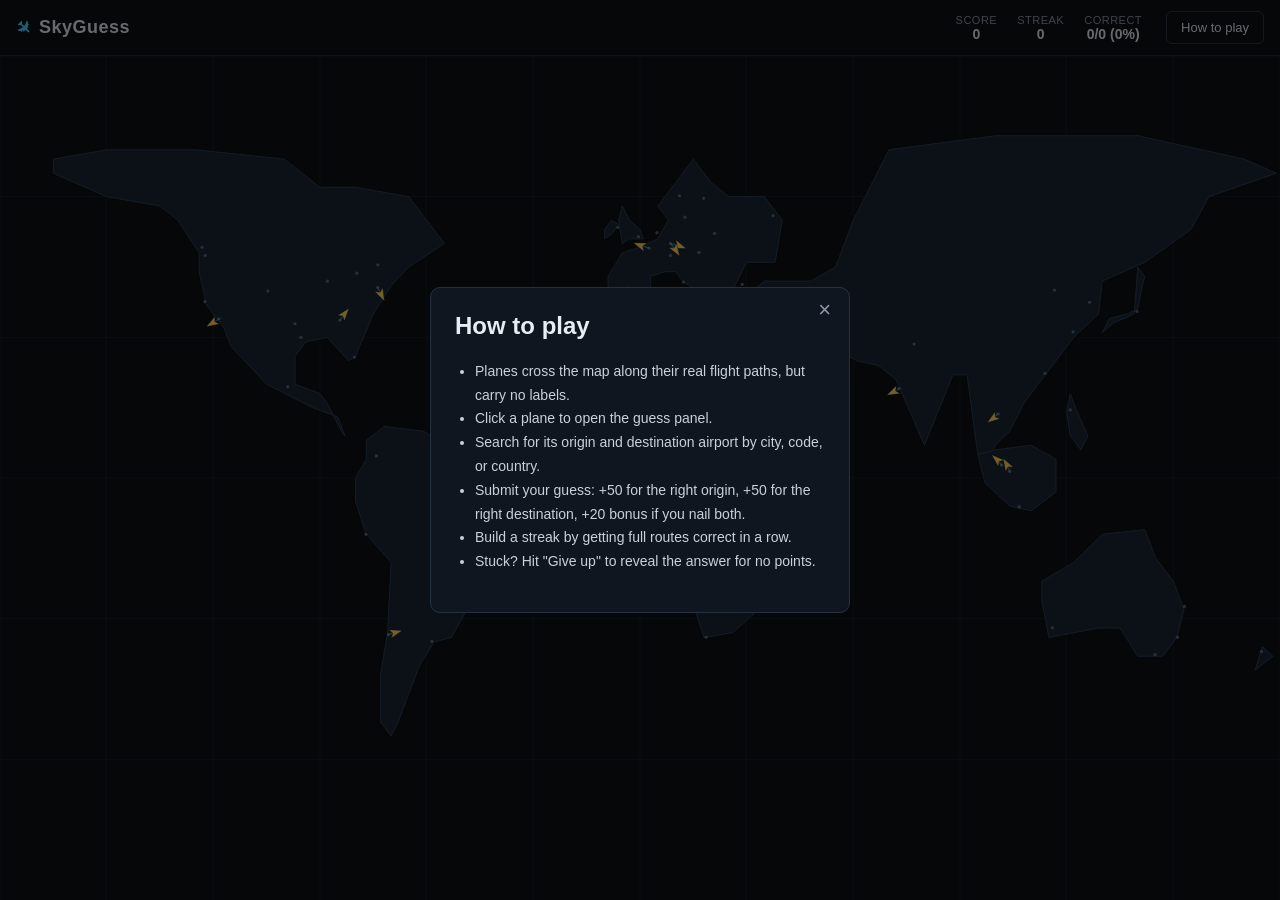
<file: index.html>
<!DOCTYPE html>
<html lang="en">
<head>
<meta charset="UTF-8" />
<meta name="viewport" content="width=device-width, initial-scale=1.0" />
<title>SkyGuess — Flight Radar Guessing Game</title>
<link rel="stylesheet" href="css/style.css" />
</head>
<body>

<header id="topbar">
  <div class="brand">
    <span class="brand-icon">✈</span>
    <span class="brand-title">SkyGuess</span>
  </div>
  <div class="stats">
    <div class="stat"><span class="stat-label">Score</span><span id="score">0</span></div>
    <div class="stat"><span class="stat-label">Streak</span><span id="streak">0</span></div>
    <div class="stat"><span class="stat-label">Correct</span><span id="accuracy">0/0 (0%)</span></div>
  </div>
  <button id="howToPlayBtn" class="ghost-btn">How to play</button>
</header>

<canvas id="map"></canvas>

<!-- Guess panel -->
<div id="guessPanel" class="panel">
  <button id="closeBtn" class="panel-close">&times;</button>
  <h2>Guess the route</h2>
  <p id="panelSubtitle" class="panel-subtitle">Where is this plane flying from and to?</p>

  <label class="field-label">Origin</label>
  <div class="ac-wrap">
    <input id="originInput" type="text" placeholder="Type a city, airport code, or country..." autocomplete="off" />
    <div id="originList" class="ac-list"></div>
  </div>

  <label class="field-label">Destination</label>
  <div class="ac-wrap">
    <input id="destInput" type="text" placeholder="Type a city, airport code, or country..." autocomplete="off" />
    <div id="destList" class="ac-list"></div>
  </div>

  <div id="feedback" class="feedback"></div>

  <div class="panel-actions">
    <button id="submitBtn" class="primary-btn">Submit guess</button>
    <button id="giveUpBtn" class="ghost-btn">Give up</button>
    <button id="nextBtn" class="primary-btn hidden">Next flight</button>
  </div>
</div>

<!-- How to play modal -->
<div id="howToPlayModal" class="modal-overlay hidden">
  <div class="modal">
    <button id="closeHowTo" class="panel-close">&times;</button>
    <h2>How to play</h2>
    <ul>
      <li>Planes cross the map along their real flight paths, but carry no labels.</li>
      <li>Click a plane to open the guess panel.</li>
      <li>Search for its origin and destination airport by city, code, or country.</li>
      <li>Submit your guess: +50 for the right origin, +50 for the right destination, +20 bonus if you nail both.</li>
      <li>Build a streak by getting full routes correct in a row.</li>
      <li>Stuck? Hit "Give up" to reveal the answer for no points.</li>
    </ul>
  </div>
</div>

<script src="js/airports.js"></script>
<script src="js/geo.js"></script>
<script src="js/worldmap.js"></script>
<script src="js/flights.js"></script>
<script src="js/game.js"></script>
<script src="js/main.js"></script>
</body>
</html>
</file>
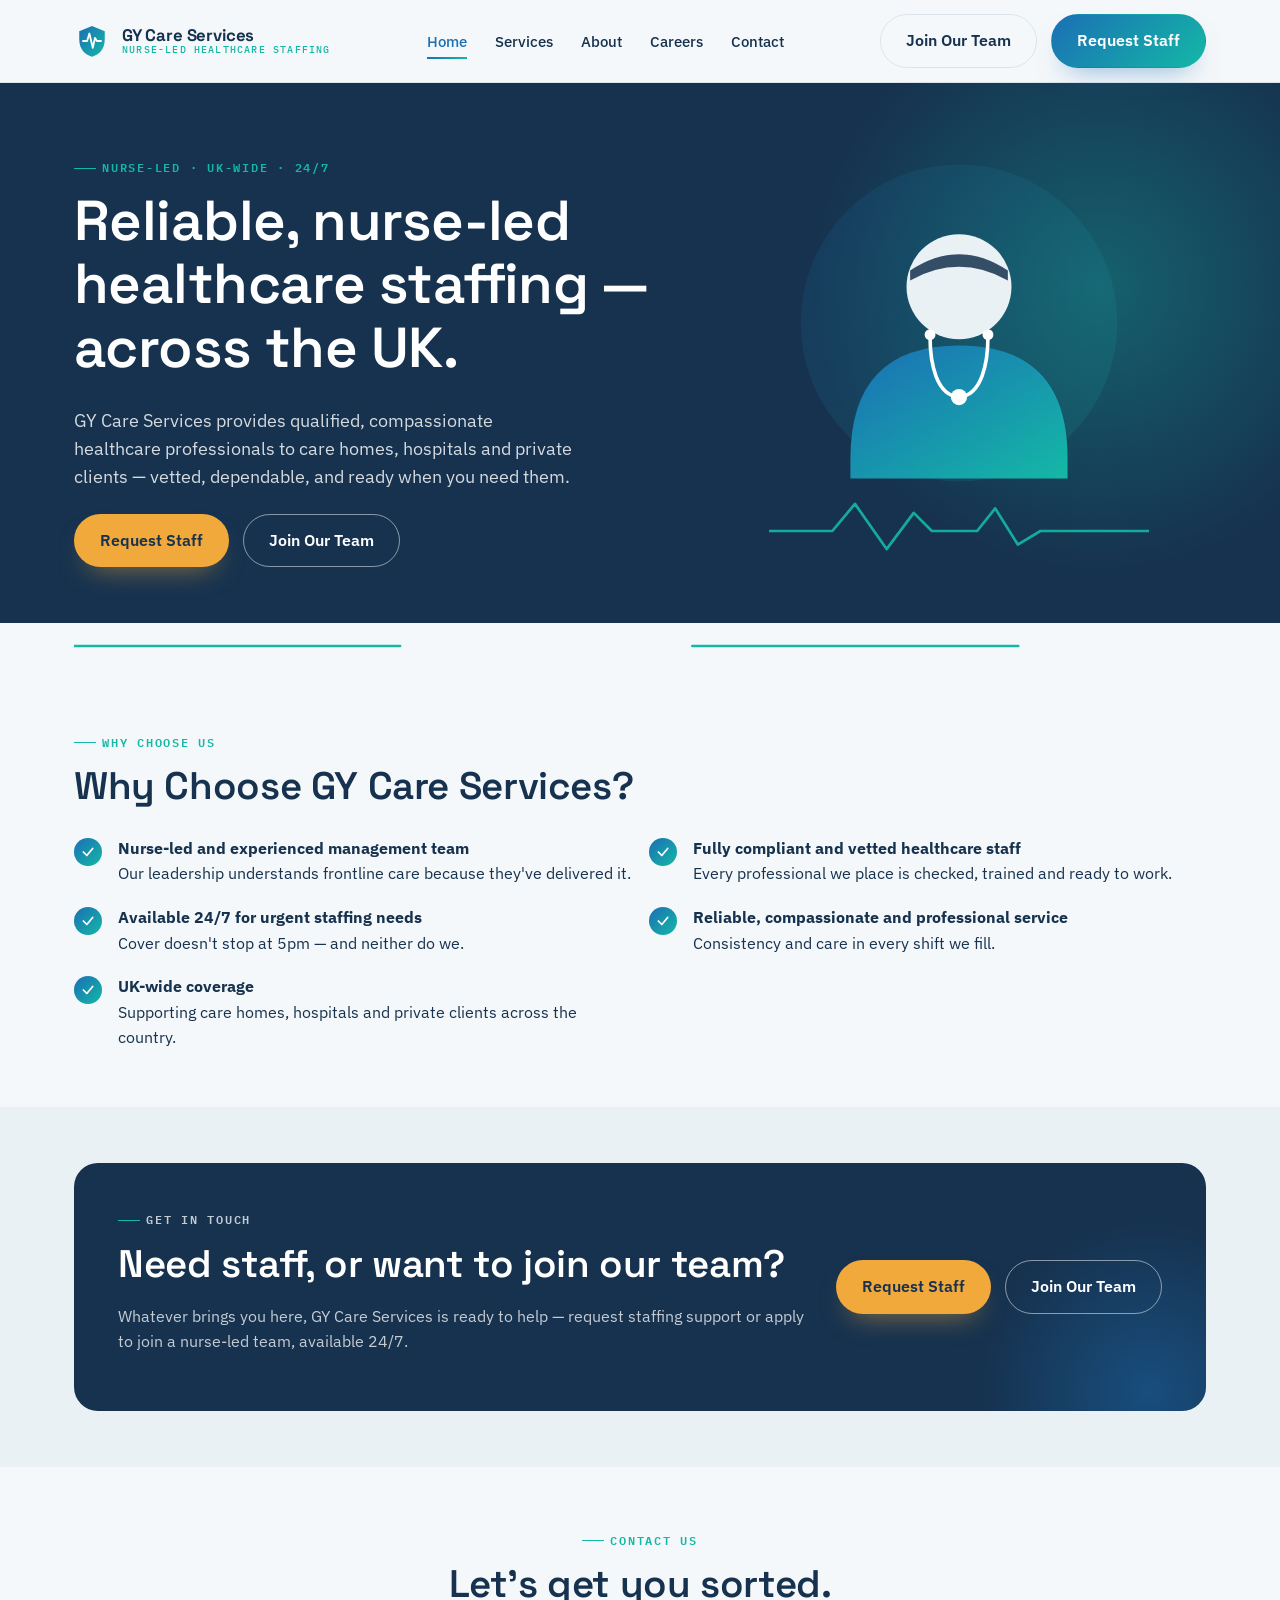
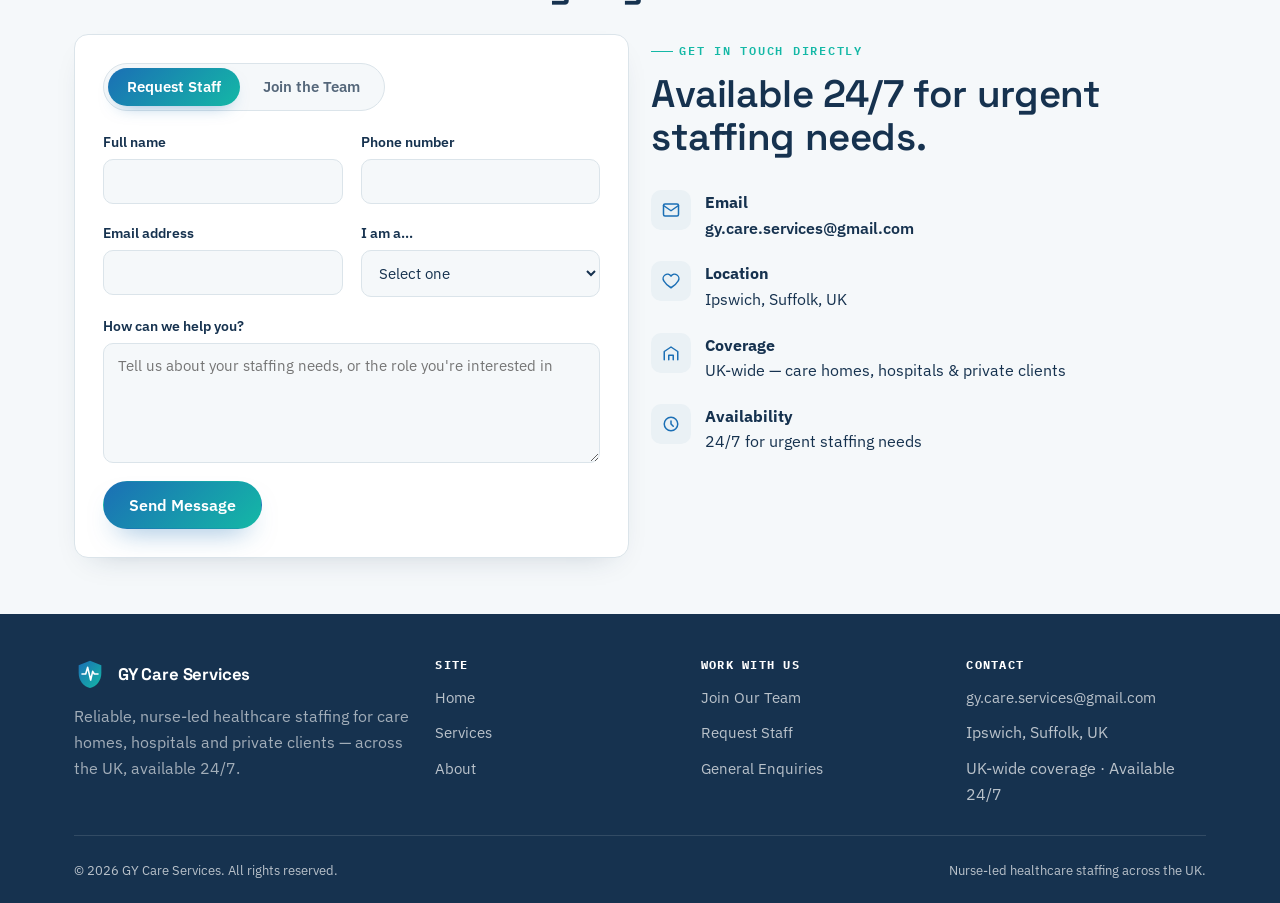
<file: gy-care-services/index.html>
<!doctype html>
<html lang="en-GB">
<head>
<meta charset="UTF-8">
<meta name="viewport" content="width=device-width, initial-scale=1">
<title>GY Care Services — Nurse-Led Healthcare Staffing Across the UK</title>
<meta name="description" content="GY Care Services supplies qualified, compassionate healthcare professionals to care homes, hospitals and private clients across the UK. Nurse-led, fully vetted, available 24/7.">
<link rel="icon" type="image/svg+xml" href="images/favicon.svg">
<link rel="preconnect" href="https://fonts.googleapis.com">
<link rel="preconnect" href="https://fonts.gstatic.com" crossorigin>
<link href="https://fonts.googleapis.com/css2?family=Space+Grotesk:wght@500;600;700&family=IBM+Plex+Sans:wght@400;500;600&family=IBM+Plex+Mono:wght@500;600&display=swap" rel="stylesheet">
<link rel="stylesheet" href="css/style.css">
</head>
<body>

<a class="skip-link" href="#main">Skip to content</a>

<header class="site-header" id="siteHeader">
  <div class="header-inner">
    <a href="index.html" class="brand" aria-label="GY Care Services — home">
      <svg class="brand-mark" width="36" height="36" viewBox="0 0 48 48" aria-hidden="true">
        <defs>
          <linearGradient id="gyGrad-home" x1="0" y1="0" x2="1" y2="1">
            <stop offset="0" stop-color="#1B6FB5"/>
            <stop offset="1" stop-color="#14B8A6"/>
          </linearGradient>
        </defs>
        <path d="M24 4 L41 11 V22 C41 34.5 33.5 42.5 24 45 C14.5 42.5 7 34.5 7 22 V11 Z" fill="url(#gyGrad-home)"/>
        <path d="M12 24 H17.5 L20.5 14 L25 33 L28 20 L30.5 24 H36" fill="none" stroke="#fff" stroke-width="2.4" stroke-linecap="round" stroke-linejoin="round"/>
      </svg>
      <span class="brand-name">GY Care Services<small>Nurse-led healthcare staffing</small></span>
    </a>

    <nav class="main-nav" id="mainNav" aria-label="Primary">
      <a href="index.html" aria-current="page">Home</a>
      <a href="services.html">Services</a>
      <a href="about.html">About</a>
      <a href="careers.html">Careers</a>
      <a href="contact.html">Contact</a>
    </nav>

    <div class="header-actions">
      <a class="btn btn-outline" href="careers.html">Join Our Team</a>
      <a class="btn btn-primary" href="contact.html">Request Staff</a>
      <button class="nav-toggle" id="navToggle" aria-expanded="false" aria-controls="mainNav" aria-label="Toggle menu">
        <span></span><span></span><span></span>
      </button>
    </div>
  </div>
</header>

<main id="main">

  <section class="hero">
    <div class="container hero-inner">
      <div>
        <p class="eyebrow">Nurse-led · UK-wide · 24/7</p>
        <h1>Reliable, nurse-led healthcare staffing — across the UK.</h1>
        <p class="hero-lede">GY Care Services provides qualified, compassionate healthcare professionals to care homes, hospitals and private clients — vetted, dependable, and ready when you need them.</p>
        <div class="hero-actions">
          <a class="btn btn-amber" href="contact.html">Request Staff</a>
          <a class="btn btn-ghost" href="careers.html">Join Our Team</a>
        </div>
      </div>
      <svg class="hero-art" viewBox="0 0 420 460" aria-hidden="true">
        <defs>
          <linearGradient id="heroAvatarGrad" x1="0" y1="0" x2="1" y2="1">
            <stop offset="0" stop-color="#1B6FB5"/>
            <stop offset="1" stop-color="#14B8A6"/>
          </linearGradient>
        </defs>
        <circle cx="210" cy="190" r="175" fill="url(#heroAvatarGrad)" opacity="0.14"/>
        <path d="M90,340 Q90,215 210,215 Q330,215 330,340 L330,362 L90,362 Z" fill="url(#heroAvatarGrad)"/>
        <circle cx="210" cy="150" r="58" fill="#EAF1F5"/>
        <path d="M156,132 Q210,96 264,132 L264,143 Q210,113 156,143 Z" fill="#16324F" opacity="0.85"/>
        <path d="M178,205 C178,235 185,270 210,272 C235,270 242,235 242,205" fill="none" stroke="#ffffff" stroke-width="4" stroke-linecap="round"/>
        <circle cx="178" cy="203" r="6" fill="#ffffff"/>
        <circle cx="242" cy="203" r="6" fill="#ffffff"/>
        <circle cx="210" cy="272" r="9" fill="#ffffff"/>
        <path d="M0 420 H70 L95 390 L130 440 L160 400 L180 420 H230 L250 395 L275 435 L300 420 H420" fill="none" stroke="#14B8A6" stroke-width="3" stroke-linecap="round" stroke-linejoin="round" opacity="0.9"/>
      </svg>
    </div>
  </section>

  <svg class="pulse-divider container" viewBox="0 0 1180 46" aria-hidden="true">
    <path d="M0 23 H460 L490 4 L525 42 L560 12 L585 23 H1180"/>
  </svg>

  <section class="section">
    <div class="container">
      <div class="section-head">
        <p class="eyebrow">Why choose us</p>
        <h2>Why Choose GY Care Services?</h2>
      </div>
      <ul class="value-list grid grid-2">
        <li>
          <span class="tick" aria-hidden="true">
            <svg width="14" height="14" viewBox="0 0 24 24"><path fill="none" stroke="currentColor" stroke-width="3" stroke-linecap="round" stroke-linejoin="round" d="M4 12l6 6L20 6"/></svg>
          </span>
          <span><strong>Nurse-led and experienced management team</strong><br>Our leadership understands frontline care because they've delivered it.</span>
        </li>
        <li>
          <span class="tick" aria-hidden="true">
            <svg width="14" height="14" viewBox="0 0 24 24"><path fill="none" stroke="currentColor" stroke-width="3" stroke-linecap="round" stroke-linejoin="round" d="M4 12l6 6L20 6"/></svg>
          </span>
          <span><strong>Fully compliant and vetted healthcare staff</strong><br>Every professional we place is checked, trained and ready to work.</span>
        </li>
        <li>
          <span class="tick" aria-hidden="true">
            <svg width="14" height="14" viewBox="0 0 24 24"><path fill="none" stroke="currentColor" stroke-width="3" stroke-linecap="round" stroke-linejoin="round" d="M4 12l6 6L20 6"/></svg>
          </span>
          <span><strong>Available 24/7 for urgent staffing needs</strong><br>Cover doesn't stop at 5pm — and neither do we.</span>
        </li>
        <li>
          <span class="tick" aria-hidden="true">
            <svg width="14" height="14" viewBox="0 0 24 24"><path fill="none" stroke="currentColor" stroke-width="3" stroke-linecap="round" stroke-linejoin="round" d="M4 12l6 6L20 6"/></svg>
          </span>
          <span><strong>Reliable, compassionate and professional service</strong><br>Consistency and care in every shift we fill.</span>
        </li>
        <li>
          <span class="tick" aria-hidden="true">
            <svg width="14" height="14" viewBox="0 0 24 24"><path fill="none" stroke="currentColor" stroke-width="3" stroke-linecap="round" stroke-linejoin="round" d="M4 12l6 6L20 6"/></svg>
          </span>
          <span><strong>UK-wide coverage</strong><br>Supporting care homes, hospitals and private clients across the country.</span>
        </li>
      </ul>
    </div>
  </section>

  <section class="section section-alt">
    <div class="container">
      <div class="cta-band">
        <div>
          <p class="eyebrow">Get in touch</p>
          <h2>Need staff, or want to join our team?</h2>
          <p>Whatever brings you here, GY Care Services is ready to help — request staffing support or apply to join a nurse-led team, available 24/7.</p>
        </div>
        <div class="cta-actions">
          <a class="btn btn-amber" href="#get-in-touch" data-set-intent="staff">Request Staff</a>
          <a class="btn btn-ghost" href="#get-in-touch" data-set-intent="apply">Join Our Team</a>
        </div>
      </div>
    </div>
  </section>

  <section class="section" id="get-in-touch">
    <div class="container">
      <div class="section-head center">
        <p class="eyebrow">Contact us</p>
        <h2>Let's get you sorted.</h2>
      </div>
      <div class="grid grid-2">
        <div class="form-card">
          <div class="form-success" role="status">Thanks — we've got your message and will be in touch shortly.</div>

          <div class="intent-toggle" role="tablist" aria-label="Choose what you need">
            <button type="button" class="intent-btn is-active" data-intent="staff" role="tab" aria-selected="true" id="intentStaffBtn">Request Staff</button>
            <button type="button" class="intent-btn" data-intent="apply" role="tab" aria-selected="false" id="intentApplyBtn">Join the Team</button>
          </div>

          <form data-form action="REPLACE_WITH_YOUR_FORM_ENDPOINT" method="POST" id="contactForm">
            <input type="hidden" name="intent" id="intentField" value="staff">
            <div class="form-row two">
              <div class="field">
                <label for="name">Full name</label>
                <input id="name" name="name" type="text" autocomplete="name" required>
              </div>
              <div class="field">
                <label for="phone">Phone number</label>
                <input id="phone" name="phone" type="tel" autocomplete="tel" required>
              </div>
            </div>

            <div class="form-row two" data-intent-fields="staff" style="margin-top:18px;">
              <div class="field">
                <label for="email">Email address</label>
                <input id="email" name="email" type="email" autocomplete="email" required>
              </div>
              <div class="field">
                <label for="type">I am a...</label>
                <select id="type" name="enquiry_type" required>
                  <option value="">Select one</option>
                  <option>Care Home</option>
                  <option>Hospital</option>
                  <option>Private Client / Family</option>
                  <option>Other</option>
                </select>
              </div>
            </div>

            <div class="form-row two" data-intent-fields="apply" hidden style="margin-top:18px;">
              <div class="field">
                <label for="address">Address</label>
                <input id="address" name="address" type="text" autocomplete="street-address">
              </div>
              <div class="field">
                <label for="role">Role you're applying for</label>
                <select id="role" name="role">
                  <option value="">Select a role</option>
                  <option>Registered Nurse</option>
                  <option>Healthcare Assistant</option>
                  <option>Support Worker</option>
                  <option>Live-in / Private Carer</option>
                  <option>Other</option>
                </select>
              </div>
            </div>

            <div class="field" style="margin-top:18px;">
              <label for="message" id="messageLabel">How can we help you?</label>
              <textarea id="message" name="message" placeholder="Tell us about your staffing needs, or the role you're interested in" required></textarea>
            </div>

            <div data-intent-fields="apply" hidden>
              <div class="field" style="margin-top:18px;">
                <label>Availability</label>
                <div class="checkbox-row">
                  <label><input type="checkbox" name="availability" value="Full-time"> Full-time</label>
                  <label><input type="checkbox" name="availability" value="Part-time"> Part-time</label>
                  <label><input type="checkbox" name="availability" value="Nights"> Nights</label>
                  <label><input type="checkbox" name="availability" value="Weekends"> Weekends</label>
                </div>
              </div>
              <div class="form-row two" style="margin-top:18px;">
                <div class="field">
                  <label for="location">Location</label>
                  <input id="location" name="location" type="text" placeholder="Which area are you available to work in?">
                </div>
                <div class="field">
                  <label for="rtw">Right to work in the UK</label>
                  <select id="rtw" name="right_to_work">
                    <option value="">Select one</option>
                    <option>Yes</option>
                    <option>No</option>
                  </select>
                </div>
              </div>
            </div>

            <button class="btn btn-primary" type="submit" id="submitBtn" style="margin-top:18px;">Send Message</button>
          </form>
        </div>

        <div>
          <p class="eyebrow">Get in touch directly</p>
          <h2 class="mt-0">Available 24/7 for urgent staffing needs.</h2>
          <ul class="contact-list" style="margin-top:2em;">
            <li>
              <span class="ic" aria-hidden="true">
                <svg width="18" height="18" viewBox="0 0 24 24"><path fill="none" stroke="currentColor" stroke-width="2" stroke-linecap="round" stroke-linejoin="round" d="M22 6l-10 7L2 6"/><rect x="2" y="4" width="20" height="16" rx="2" fill="none" stroke="currentColor" stroke-width="2"/></svg>
              </span>
              <span><strong>Email</strong><a href="mailto:gy.care.services@gmail.com">gy.care.services@gmail.com</a></span>
            </li>
            <li>
              <span class="ic" aria-hidden="true">
                <svg width="18" height="18" viewBox="0 0 24 24"><path fill="none" stroke="currentColor" stroke-width="2" stroke-linecap="round" stroke-linejoin="round" d="M12 21s-7-4.35-9.5-9A5.5 5.5 0 0112 5.5 5.5 5.5 0 0121.5 12c-2.5 4.65-9.5 9-9.5 9z"/></svg>
              </span>
              <span><strong>Location</strong>Ipswich, Suffolk, UK</span>
            </li>
            <li>
              <span class="ic" aria-hidden="true">
                <svg width="18" height="18" viewBox="0 0 24 24"><path fill="none" stroke="currentColor" stroke-width="2" stroke-linecap="round" stroke-linejoin="round" d="M3 21V10l9-6 9 6v11M9 21v-6h6v6"/></svg>
              </span>
              <span><strong>Coverage</strong>UK-wide — care homes, hospitals &amp; private clients</span>
            </li>
            <li>
              <span class="ic" aria-hidden="true">
                <svg width="18" height="18" viewBox="0 0 24 24"><path fill="none" stroke="currentColor" stroke-width="2" stroke-linecap="round" stroke-linejoin="round" d="M12 8v4l3 3m6-3a9 9 0 11-18 0 9 9 0 0118 0z"/></svg>
              </span>
              <span><strong>Availability</strong>24/7 for urgent staffing needs</span>
            </li>
          </ul>
        </div>
      </div>
    </div>
  </section>

</main>

<footer class="site-footer">
  <div class="container">
    <div class="footer-grid">
      <div class="footer-brand">
        <a href="index.html" class="brand" aria-label="GY Care Services — home">
          <svg class="brand-mark" width="32" height="32" viewBox="0 0 48 48" aria-hidden="true">
            <defs>
              <linearGradient id="gyGradFoot-home" x1="0" y1="0" x2="1" y2="1">
                <stop offset="0" stop-color="#1B6FB5"/>
                <stop offset="1" stop-color="#14B8A6"/>
              </linearGradient>
            </defs>
            <path d="M24 4 L41 11 V22 C41 34.5 33.5 42.5 24 45 C14.5 42.5 7 34.5 7 22 V11 Z" fill="url(#gyGradFoot-home)"/>
            <path d="M12 24 H17.5 L20.5 14 L25 33 L28 20 L30.5 24 H36" fill="none" stroke="#fff" stroke-width="2.4" stroke-linecap="round" stroke-linejoin="round"/>
          </svg>
          <span class="brand-name">GY Care Services</span>
        </a>
        <p>Reliable, nurse-led healthcare staffing for care homes, hospitals and private clients — across the UK, available 24/7.</p>
      </div>
      <div class="footer-col">
        <h4>Site</h4>
        <ul>
          <li><a href="index.html">Home</a></li>
          <li><a href="services.html">Services</a></li>
          <li><a href="about.html">About</a></li>
        </ul>
      </div>
      <div class="footer-col">
        <h4>Work With Us</h4>
        <ul>
          <li><a href="careers.html">Join Our Team</a></li>
          <li><a href="contact.html">Request Staff</a></li>
          <li><a href="contact.html">General Enquiries</a></li>
        </ul>
      </div>
      <div class="footer-col">
        <h4>Contact</h4>
        <ul>
          <li><a href="mailto:gy.care.services@gmail.com">gy.care.services@gmail.com</a></li>
          <li>Ipswich, Suffolk, UK</li>
          <li>UK-wide coverage · Available 24/7</li>
        </ul>
      </div>
    </div>
    <div class="footer-bottom">
      <span>© <span id="year"></span> GY Care Services. All rights reserved.</span>
      <span>Nurse-led healthcare staffing across the UK.</span>
    </div>
  </div>
</footer>

<script src="js/main.js"></script>
<script>document.getElementById("year").textContent = new Date().getFullYear();</script>
</body>
</html>
</file>
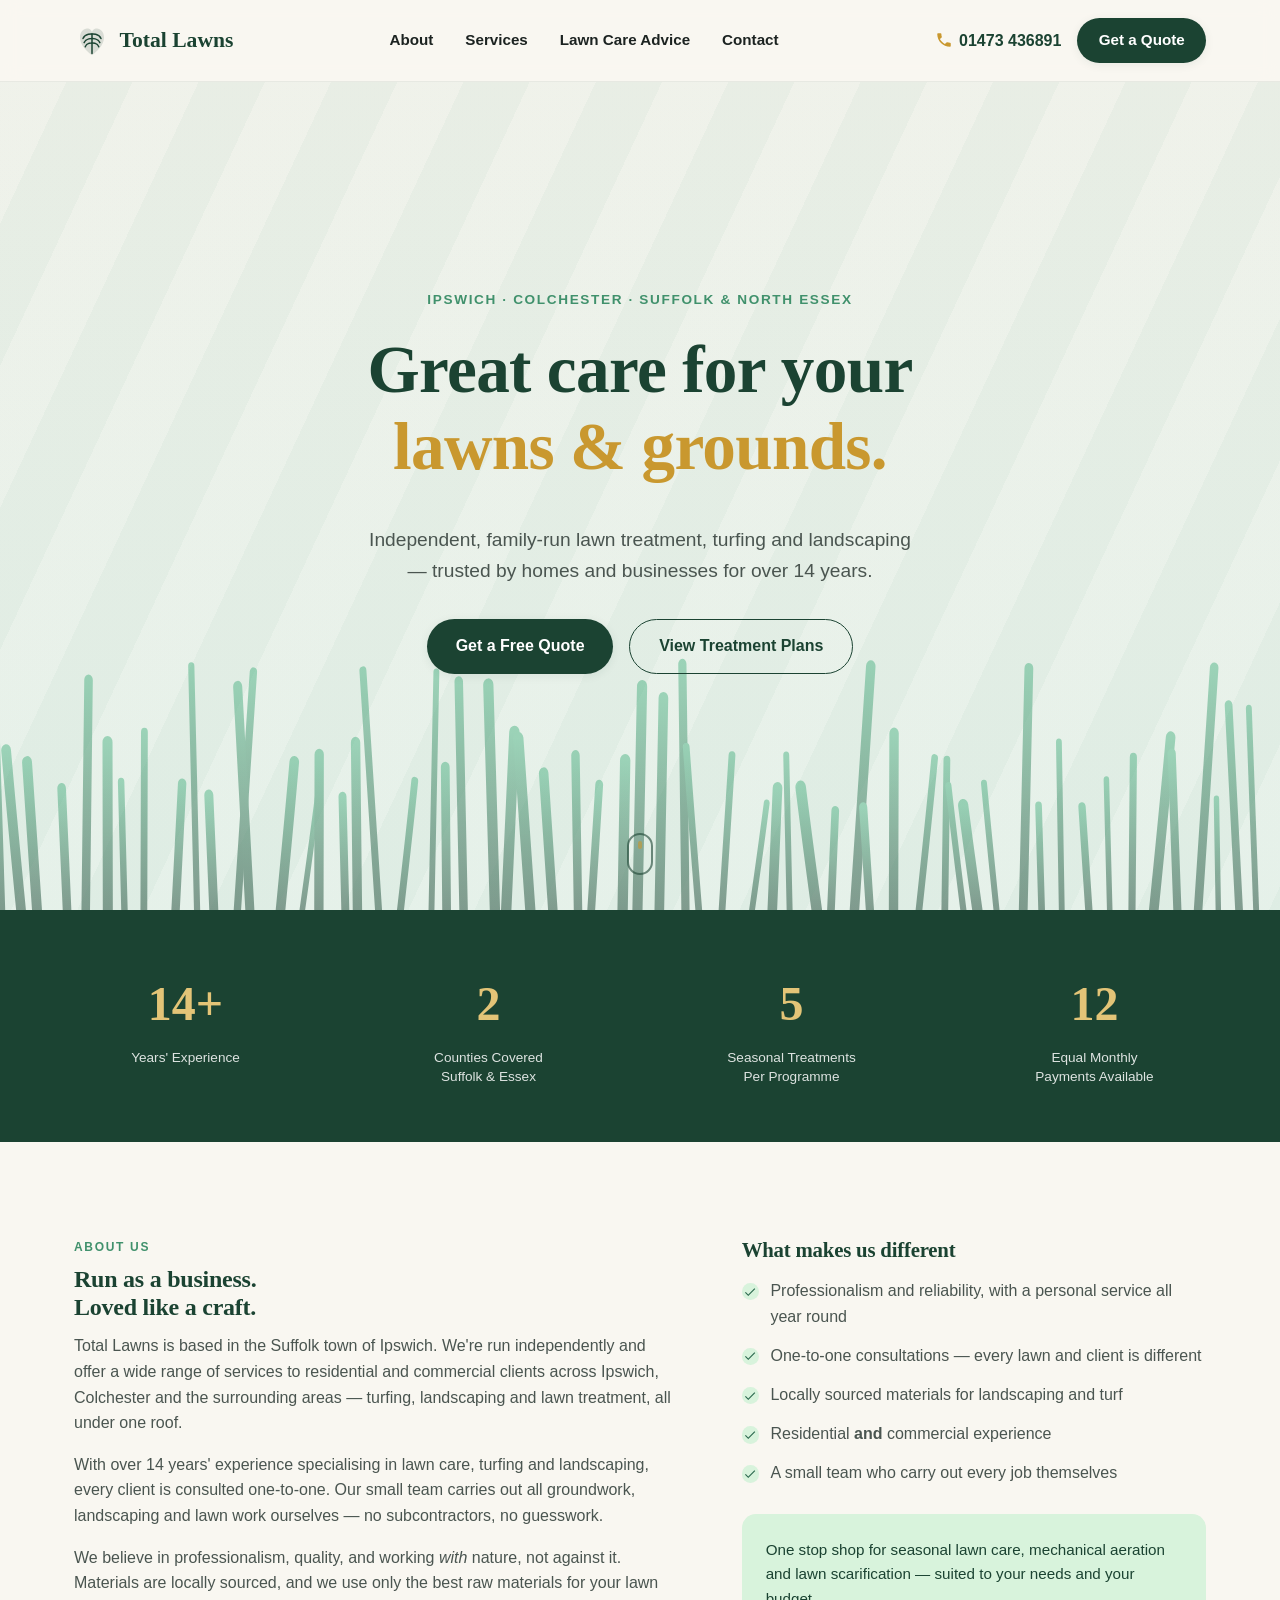
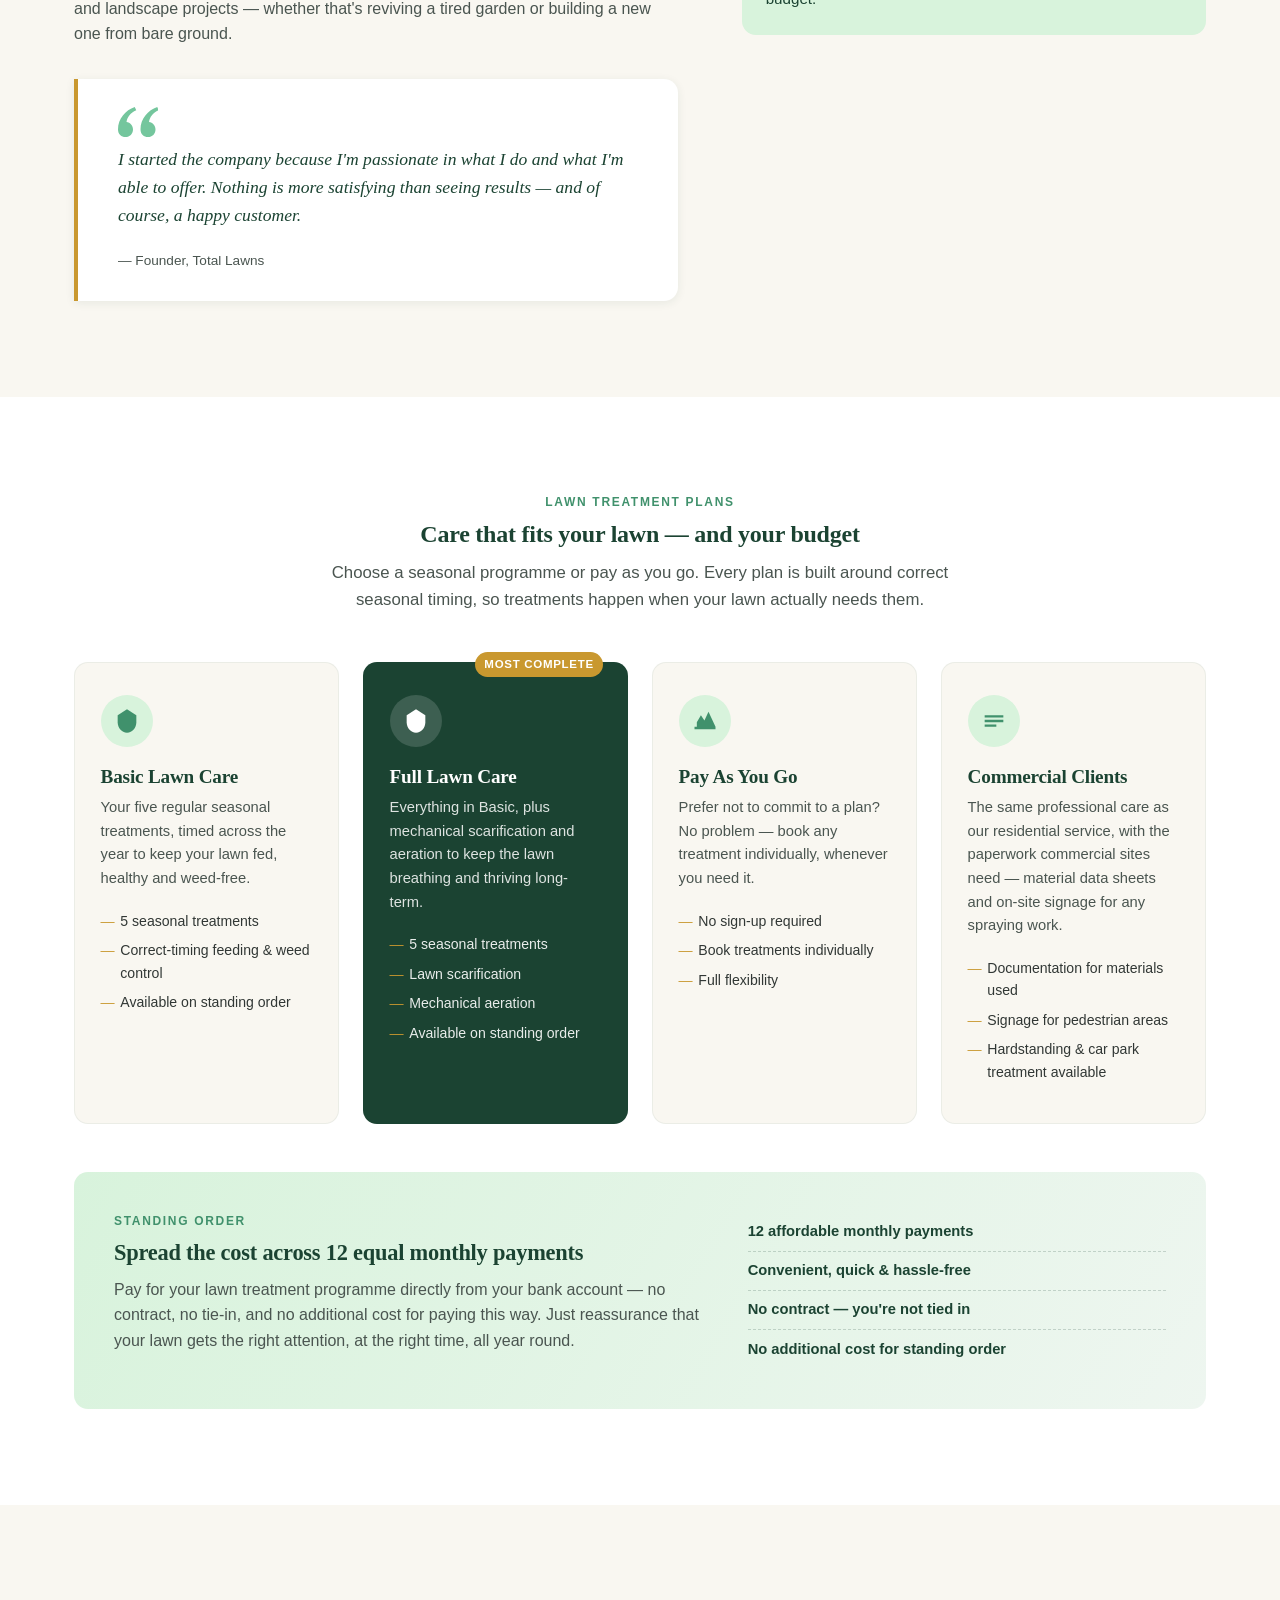
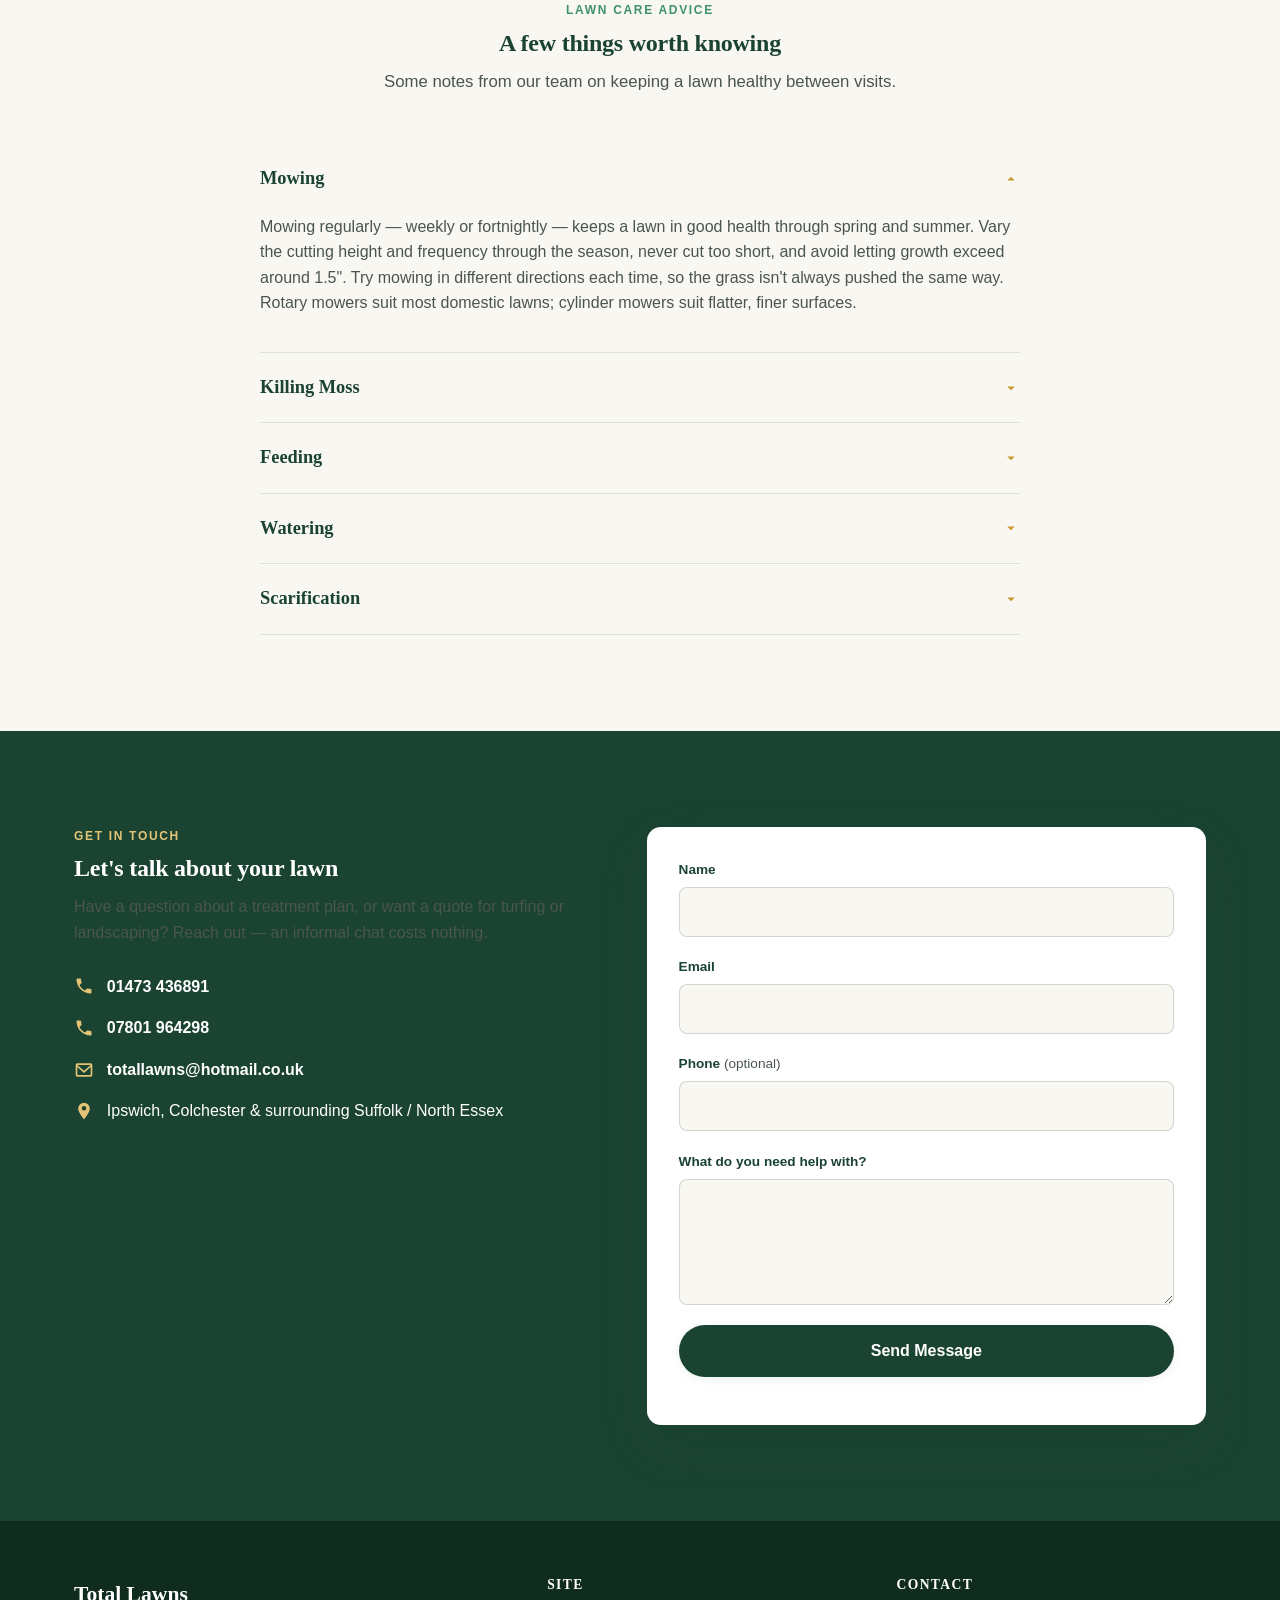
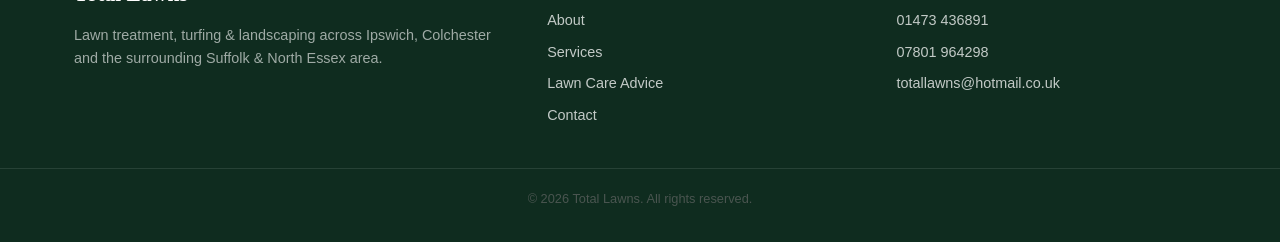
<file: total-lawns/index.html>
<!doctype html>
<html lang="en-GB">
<head>
<meta charset="UTF-8">
<meta name="viewport" content="width=device-width, initial-scale=1">
<title>Total Lawns — Lawn Care, Turfing &amp; Landscaping in Ipswich &amp; Colchester</title>
<meta name="description" content="Total Lawns provides professional lawn treatment, turfing and landscaping across Ipswich, Colchester and the surrounding Suffolk &amp; Essex area. 14+ years' experience, residential &amp; commercial.">
<link rel="icon" href="data:,">
<link rel="stylesheet" href="css/style.css">
</head>
<body>

<a class="skip-link" href="#main">Skip to content</a>

<header class="site-header" id="siteHeader">
  <div class="header-inner">
    <a href="#top" class="brand" aria-label="Total Lawns — home">
      <svg class="brand-mark" viewBox="0 0 48 48" width="36" height="36" aria-hidden="true">
        <path d="M24 44C24 44 8 33.5 8 20.5C8 12.5 14 7 20 9C22 9.7 23.3 11.5 24 13.5C24.7 11.5 26 9.7 28 9C34 7 40 12.5 40 20.5C40 33.5 24 44 24 44Z" fill="currentColor" opacity="0.15"/>
        <path d="M24 42V16M24 16C24 16 15 15 12 22M24 22C24 22 16 21.5 13.5 27.5M24 28C24 28 17 27.5 15 33" stroke="currentColor" stroke-width="2" stroke-linecap="round" stroke-linejoin="round" fill="none"/>
        <path d="M24 16C24 16 33 15 36 22M24 22C24 22 32 21.5 34.5 27.5M24 28C24 28 31 27.5 33 33" stroke="currentColor" stroke-width="2" stroke-linecap="round" stroke-linejoin="round" fill="none"/>
      </svg>
      <span class="brand-name">Total Lawns</span>
    </a>

    <nav class="main-nav" id="mainNav" aria-label="Primary">
      <a href="#about">About</a>
      <a href="#services">Services</a>
      <a href="#advice">Lawn Care Advice</a>
      <a href="#contact">Contact</a>
    </nav>

    <div class="header-actions">
      <a class="tel-link" href="tel:01473436891">
        <svg viewBox="0 0 24 24" width="18" height="18" aria-hidden="true"><path fill="currentColor" d="M6.6 10.8c1.4 2.8 3.8 5.1 6.6 6.6l2.2-2.2c.3-.3.7-.4 1-.2 1.1.4 2.3.6 3.6.6.6 0 1 .4 1 1V20c0 .6-.4 1-1 1C10.6 21 3 13.4 3 4c0-.6.4-1 1-1h3.5c.6 0 1 .4 1 1 0 1.3.2 2.5.6 3.6.1.3 0 .7-.2 1z"/></svg>
        <span>01473 436891</span>
      </a>
      <a class="btn btn-cta" href="#contact">Get a Quote</a>
      <button class="nav-toggle" id="navToggle" aria-expanded="false" aria-controls="mainNav" aria-label="Toggle menu">
        <span></span><span></span><span></span>
      </button>
    </div>
  </div>
</header>

<main id="main">

  <!-- HERO -->
  <section class="hero" id="top">
    <div class="hero-field" aria-hidden="true">
      <svg class="hero-blades" viewBox="0 0 1440 300" preserveAspectRatio="none">
        <defs>
          <linearGradient id="bladeGrad" x1="0" y1="1" x2="0" y2="0">
            <stop offset="0%" stop-color="#1b4332"/>
            <stop offset="100%" stop-color="#52b788"/>
          </linearGradient>
        </defs>
        <g id="bladeGroup" fill="url(#bladeGrad)"></g>
      </svg>
      <div class="hero-mow-stripes"></div>
    </div>

    <div class="hero-content">
      <p class="eyebrow reveal-word">Ipswich &middot; Colchester &middot; Suffolk &amp; North Essex</p>
      <h1 class="hero-title">
        <span class="reveal-word">Great&nbsp;care</span>
        <span class="reveal-word">for your</span>
        <span class="reveal-word hero-accent">lawns &amp; grounds.</span>
      </h1>
      <p class="hero-sub reveal-word">
        Independent, family-run lawn treatment, turfing and landscaping —
        trusted by homes and businesses for over 14 years.
      </p>
      <div class="hero-actions reveal-word">
        <a href="#contact" class="btn btn-cta btn-lg">Get a Free Quote</a>
        <a href="#services" class="btn btn-ghost btn-lg">View Treatment Plans</a>
      </div>
    </div>

    <a class="scroll-cue" href="#stats" aria-label="Scroll to content">
      <span></span>
    </a>
  </section>

  <!-- STATS -->
  <section class="stats" id="stats">
    <div class="stats-grid">
      <div class="stat reveal-up">
        <span class="stat-num" data-count="14">0</span><span class="stat-suffix">+</span>
        <span class="stat-label">Years' Experience</span>
      </div>
      <div class="stat reveal-up">
        <span class="stat-num" data-count="2">0</span>
        <span class="stat-label">Counties Covered<br>Suffolk &amp; Essex</span>
      </div>
      <div class="stat reveal-up">
        <span class="stat-num" data-count="5">0</span>
        <span class="stat-label">Seasonal Treatments<br>Per Programme</span>
      </div>
      <div class="stat reveal-up">
        <span class="stat-num" data-count="12">0</span>
        <span class="stat-label">Equal Monthly<br>Payments Available</span>
      </div>
    </div>
  </section>

  <!-- ABOUT -->
  <section class="about" id="about">
    <div class="section-inner about-grid">
      <div class="about-copy reveal-up">
        <p class="kicker">About Us</p>
        <h2>Run as a business.<br>Loved like a craft.</h2>
        <p>
          Total Lawns is based in the Suffolk town of Ipswich. We're run
          independently and offer a wide range of services to residential and
          commercial clients across Ipswich, Colchester and the surrounding
          areas — turfing, landscaping and lawn treatment, all under one roof.
        </p>
        <p>
          With over 14 years' experience specialising in lawn care, turfing
          and landscaping, every client is consulted one-to-one. Our small
          team carries out all groundwork, landscaping and lawn work
          ourselves — no subcontractors, no guesswork.
        </p>
        <p>
          We believe in professionalism, quality, and working <em>with</em>
          nature, not against it. Materials are locally sourced, and we use
          only the best raw materials for your lawn and landscape projects —
          whether that's reviving a tired garden or building a new one from
          bare ground.
        </p>
        <blockquote class="pull-quote reveal-up">
          <svg class="quote-mark" viewBox="0 0 32 24" width="40" height="30" aria-hidden="true">
            <path d="M13.4 0C6 2.6 0 9.4 0 17.8 0 22 2.7 24 6 24c3.4 0 6-2.7 6-6.1 0-3.2-2.2-5.6-5.2-6C7.6 8 9.8 4.7 14.6 2.6L13.4 0zm18 0c-7.4 2.6-13.4 9.4-13.4 17.8 0 4.2 2.7 6.2 6 6.2 3.4 0 6-2.7 6-6.1 0-3.2-2.2-5.6-5.2-6C25.6 8 27.8 4.7 32.6 2.6L31.4 0z" fill="currentColor"/>
          </svg>
          <p>I started the company because I'm passionate in what I do and
          what I'm able to offer. Nothing is more satisfying than seeing
          results — and of course, a happy customer.</p>
          <cite>— Founder, Total Lawns</cite>
        </blockquote>
      </div>

      <div class="about-side reveal-up">
        <h3>What makes us different</h3>
        <ul class="check-list">
          <li>Professionalism and reliability, with a personal service all year round</li>
          <li>One-to-one consultations — every lawn and client is different</li>
          <li>Locally sourced materials for landscaping and turf</li>
          <li>Residential <strong>and</strong> commercial experience</li>
          <li>A small team who carry out every job themselves</li>
        </ul>
        <div class="side-card">
          <p>One stop shop for seasonal lawn care, mechanical aeration and
          lawn scarification — suited to your needs and your budget.</p>
        </div>
      </div>
    </div>
  </section>

  <!-- SERVICES -->
  <section class="services" id="services">
    <div class="section-inner">
      <p class="kicker center">Lawn Treatment Plans</p>
      <h2 class="center reveal-up">Care that fits your lawn — and your budget</h2>
      <p class="section-lede center reveal-up">
        Choose a seasonal programme or pay as you go. Every plan is built
        around correct seasonal timing, so treatments happen when your lawn
        actually needs them.
      </p>

      <div class="plan-grid">
        <article class="plan-card reveal-up">
          <div class="plan-icon" aria-hidden="true">
            <svg viewBox="0 0 24 24" width="28" height="28"><path fill="currentColor" d="M12 2 4 7v6c0 5 3.4 8.6 8 9 4.6-.4 8-4 8-9V7z"/></svg>
          </div>
          <h3>Basic Lawn Care</h3>
          <p class="plan-desc">Your five regular seasonal treatments, timed
          across the year to keep your lawn fed, healthy and weed-free.</p>
          <ul class="plan-list">
            <li>5 seasonal treatments</li>
            <li>Correct-timing feeding &amp; weed control</li>
            <li>Available on standing order</li>
          </ul>
        </article>

        <article class="plan-card plan-card-featured reveal-up">
          <div class="plan-badge">Most complete</div>
          <div class="plan-icon" aria-hidden="true">
            <svg viewBox="0 0 24 24" width="28" height="28"><path fill="currentColor" d="M12 2 4 7v6c0 5 3.4 8.6 8 9 4.6-.4 8-4 8-9V7z"/></svg>
          </div>
          <h3>Full Lawn Care</h3>
          <p class="plan-desc">Everything in Basic, plus mechanical
          scarification and aeration to keep the lawn breathing and thriving
          long-term.</p>
          <ul class="plan-list">
            <li>5 seasonal treatments</li>
            <li>Lawn scarification</li>
            <li>Mechanical aeration</li>
            <li>Available on standing order</li>
          </ul>
        </article>

        <article class="plan-card reveal-up">
          <div class="plan-icon" aria-hidden="true">
            <svg viewBox="0 0 24 24" width="28" height="28"><path fill="currentColor" d="M3 17h18v2H3zm2-4 3.5-6 3 4.5L15 4l6 13H5z"/></svg>
          </div>
          <h3>Pay As You Go</h3>
          <p class="plan-desc">Prefer not to commit to a plan? No problem —
          book any treatment individually, whenever you need it.</p>
          <ul class="plan-list">
            <li>No sign-up required</li>
            <li>Book treatments individually</li>
            <li>Full flexibility</li>
          </ul>
        </article>

        <article class="plan-card reveal-up">
          <div class="plan-icon" aria-hidden="true">
            <svg viewBox="0 0 24 24" width="28" height="28"><path fill="currentColor" d="M4 7h16v2H4zm0 4h16v2H4zm0 4h10v2H4z"/></svg>
          </div>
          <h3>Commercial Clients</h3>
          <p class="plan-desc">The same professional care as our residential
          service, with the paperwork commercial sites need — material
          data sheets and on-site signage for any spraying work.</p>
          <ul class="plan-list">
            <li>Documentation for materials used</li>
            <li>Signage for pedestrian areas</li>
            <li>Hardstanding &amp; car park treatment available</li>
          </ul>
        </article>
      </div>

      <div class="standing-order reveal-up">
        <div class="standing-order-copy">
          <p class="kicker">Standing Order</p>
          <h3>Spread the cost across 12 equal monthly payments</h3>
          <p>Pay for your lawn treatment programme directly from your bank
          account — no contract, no tie-in, and no additional cost for
          paying this way. Just reassurance that your lawn gets the right
          attention, at the right time, all year round.</p>
        </div>
        <ul class="standing-order-points">
          <li>12 affordable monthly payments</li>
          <li>Convenient, quick &amp; hassle-free</li>
          <li>No contract — you're not tied in</li>
          <li>No additional cost for standing order</li>
        </ul>
      </div>
    </div>
  </section>

  <!-- ADVICE -->
  <section class="advice" id="advice">
    <div class="section-inner">
      <p class="kicker center">Lawn Care Advice</p>
      <h2 class="center reveal-up">A few things worth knowing</h2>
      <p class="section-lede center reveal-up">
        Some notes from our team on keeping a lawn healthy between visits.
      </p>

      <div class="accordion reveal-up" id="accordion">
        <div class="accordion-item">
          <button class="accordion-trigger" aria-expanded="true">
            <span>Mowing</span>
            <svg class="chev" viewBox="0 0 24 24" width="18" height="18"><path fill="currentColor" d="M7 10l5 5 5-5z"/></svg>
          </button>
          <div class="accordion-panel">
            <div class="accordion-panel-inner">
              <p>Mowing regularly — weekly or fortnightly — keeps a lawn in
              good health through spring and summer. Vary the cutting
              height and frequency through the season, never cut too short,
              and avoid letting growth exceed around 1.5". Try mowing in
              different directions each time, so the grass isn't always
              pushed the same way. Rotary mowers suit most domestic lawns;
              cylinder mowers suit flatter, finer surfaces.</p>
            </div>
          </div>
        </div>
        <div class="accordion-item">
          <button class="accordion-trigger" aria-expanded="false">
            <span>Killing Moss</span>
            <svg class="chev" viewBox="0 0 24 24" width="18" height="18"><path fill="currentColor" d="M7 10l5 5 5-5z"/></svg>
          </button>
          <div class="accordion-panel">
            <div class="accordion-panel-inner">
              <p>Moss thrives in damp, poorly drained lawns, and winter is
              the best time to tackle it. Sulphate of iron applied over
              the winter months helps, and if the weather allows, late
              February is a good window for scarifying.</p>
            </div>
          </div>
        </div>
        <div class="accordion-item">
          <button class="accordion-trigger" aria-expanded="false">
            <span>Feeding</span>
            <svg class="chev" viewBox="0 0 24 24" width="18" height="18"><path fill="currentColor" d="M7 10l5 5 5-5z"/></svg>
          </button>
          <div class="accordion-panel">
            <div class="accordion-panel-inner">
              <p>Feeding is the most important part of the lawn care cycle
              — giving the grass the nutrients it needs to kick-start
              growth in spring. A slow- or controlled-release granular
              fertiliser gives the lawn the best possible start.</p>
            </div>
          </div>
        </div>
        <div class="accordion-item">
          <button class="accordion-trigger" aria-expanded="false">
            <span>Watering</span>
            <svg class="chev" viewBox="0 0 24 24" width="18" height="18"><path fill="currentColor" d="M7 10l5 5 5-5z"/></svg>
          </button>
          <div class="accordion-panel">
            <div class="accordion-panel-inner">
              <p>Lawns naturally dry out through summer. If you water, do
              it properly — a good soak for an hour or two, rather than a
              light daily sprinkle — so the lawn holds onto the work done
              through the year. Choosing not to water? Simply mow less
              often, and on a higher setting.</p>
            </div>
          </div>
        </div>
        <div class="accordion-item">
          <button class="accordion-trigger" aria-expanded="false">
            <span>Scarification</span>
            <svg class="chev" viewBox="0 0 24 24" width="18" height="18"><path fill="currentColor" d="M7 10l5 5 5-5z"/></svg>
          </button>
          <div class="accordion-panel">
            <div class="accordion-panel-inner">
              <p>Scarification is an essential part of cultured turf
              management, carried out with a petrol-driven scarifier. It
              encourages healthy, vertical growth of the desirable grasses
              and improves the surface and appearance of the turf. A very
              light version — a drag brush or rake on a cylinder mower —
              simply raises the leaves before mowing for a smarter finish.
              Considering scarification in Suffolk or North Essex? Get in
              touch.</p>
            </div>
          </div>
        </div>
      </div>
    </div>
  </section>

  <!-- CONTACT -->
  <section class="contact" id="contact">
    <div class="section-inner contact-grid">
      <div class="contact-copy reveal-up">
        <p class="kicker">Get In Touch</p>
        <h2>Let's talk about your lawn</h2>
        <p>Have a question about a treatment plan, or want a quote for
        turfing or landscaping? Reach out — an informal chat costs
        nothing.</p>

        <ul class="contact-details">
          <li>
            <svg viewBox="0 0 24 24" width="20" height="20" aria-hidden="true"><path fill="currentColor" d="M6.6 10.8c1.4 2.8 3.8 5.1 6.6 6.6l2.2-2.2c.3-.3.7-.4 1-.2 1.1.4 2.3.6 3.6.6.6 0 1 .4 1 1V20c0 .6-.4 1-1 1C10.6 21 3 13.4 3 4c0-.6.4-1 1-1h3.5c.6 0 1 .4 1 1 0 1.3.2 2.5.6 3.6.1.3 0 .7-.2 1z"/></svg>
            <a href="tel:01473436891">01473 436891</a>
          </li>
          <li>
            <svg viewBox="0 0 24 24" width="20" height="20" aria-hidden="true"><path fill="currentColor" d="M6.6 10.8c1.4 2.8 3.8 5.1 6.6 6.6l2.2-2.2c.3-.3.7-.4 1-.2 1.1.4 2.3.6 3.6.6.6 0 1 .4 1 1V20c0 .6-.4 1-1 1C10.6 21 3 13.4 3 4c0-.6.4-1 1-1h3.5c.6 0 1 .4 1 1 0 1.3.2 2.5.6 3.6.1.3 0 .7-.2 1z"/></svg>
            <a href="tel:07801964298">07801 964298</a>
          </li>
          <li>
            <svg viewBox="0 0 24 24" width="20" height="20" aria-hidden="true"><path fill="currentColor" d="M4 4h16a2 2 0 0 1 2 2v12a2 2 0 0 1-2 2H4a2 2 0 0 1-2-2V6a2 2 0 0 1 2-2zm0 2v.01L12 13l8-6.99V6zm0 2.5V18h16V8.5l-8 7z"/></svg>
            <a href="mailto:totallawns@hotmail.co.uk">totallawns@hotmail.co.uk</a>
          </li>
          <li>
            <svg viewBox="0 0 24 24" width="20" height="20" aria-hidden="true"><path fill="currentColor" d="M12 2a7 7 0 0 0-7 7c0 5.2 7 13 7 13s7-7.8 7-13a7 7 0 0 0-7-7zm0 9.5A2.5 2.5 0 1 1 12 6a2.5 2.5 0 0 1 0 5.5z"/></svg>
            <span>Ipswich, Colchester &amp; surrounding Suffolk / North Essex</span>
          </li>
        </ul>
      </div>

      <form class="contact-form reveal-up" id="contactForm" novalidate>
        <div class="form-row">
          <label for="name">Name</label>
          <input type="text" id="name" name="name" required autocomplete="name">
        </div>
        <div class="form-row">
          <label for="email">Email</label>
          <input type="email" id="email" name="email" required autocomplete="email">
        </div>
        <div class="form-row">
          <label for="phone">Phone <span class="optional">(optional)</span></label>
          <input type="tel" id="phone" name="phone" autocomplete="tel">
        </div>
        <div class="form-row">
          <label for="message">What do you need help with?</label>
          <textarea id="message" name="message" rows="4" required></textarea>
        </div>
        <button type="submit" class="btn btn-cta btn-lg btn-submit">
          <span class="btn-label">Send Message</span>
          <span class="btn-spinner" aria-hidden="true"></span>
        </button>
        <p class="form-success" role="status" aria-live="polite">
          Thanks — we'll be in touch shortly.
        </p>
      </form>
    </div>
  </section>

</main>

<footer class="site-footer">
  <div class="footer-inner">
    <div class="footer-brand">
      <span class="brand-name">Total Lawns</span>
      <p>Lawn treatment, turfing &amp; landscaping across Ipswich, Colchester
      and the surrounding Suffolk &amp; North Essex area.</p>
    </div>
    <div class="footer-links">
      <h4>Site</h4>
      <a href="#about">About</a>
      <a href="#services">Services</a>
      <a href="#advice">Lawn Care Advice</a>
      <a href="#contact">Contact</a>
    </div>
    <div class="footer-contact">
      <h4>Contact</h4>
      <a href="tel:01473436891">01473 436891</a>
      <a href="tel:07801964298">07801 964298</a>
      <a href="mailto:totallawns@hotmail.co.uk">totallawns@hotmail.co.uk</a>
    </div>
  </div>
  <div class="footer-bottom">
    <p>&copy; <span id="year"></span> Total Lawns. All rights reserved.</p>
  </div>
</footer>

<script src="js/main.js"></script>
</body>
</html>
</file>
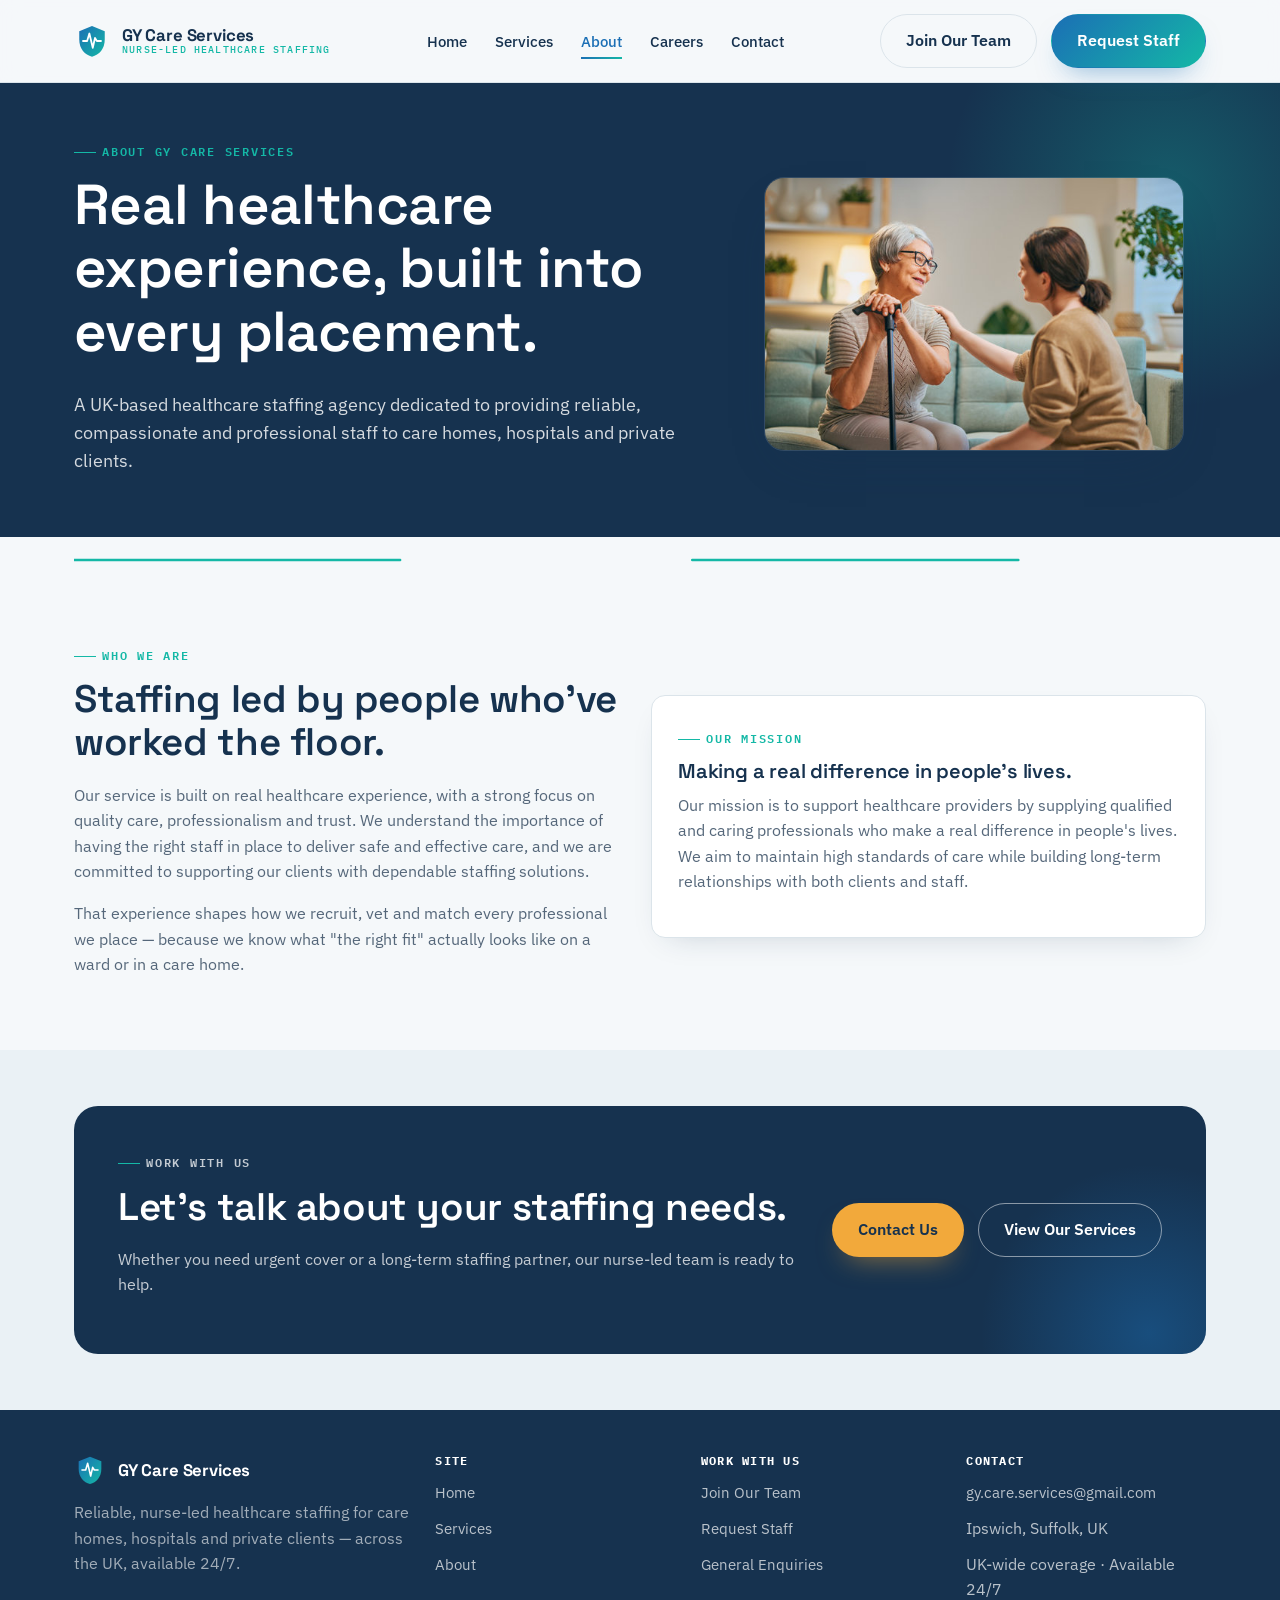
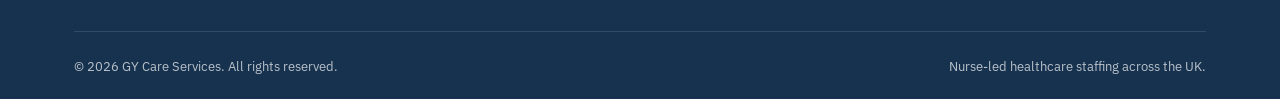
<file: gy-care-services/about.html>
<!doctype html>
<html lang="en-GB">
<head>
<meta charset="UTF-8">
<meta name="viewport" content="width=device-width, initial-scale=1">
<title>About Us — GY Care Services</title>
<meta name="description" content="GY Care Services is a UK-based, nurse-led healthcare staffing agency built on real healthcare experience, professionalism and trust.">
<link rel="icon" type="image/svg+xml" href="images/favicon.svg">
<link rel="preconnect" href="https://fonts.googleapis.com">
<link rel="preconnect" href="https://fonts.gstatic.com" crossorigin>
<link href="https://fonts.googleapis.com/css2?family=Space+Grotesk:wght@500;600;700&family=IBM+Plex+Sans:wght@400;500;600&family=IBM+Plex+Mono:wght@500;600&display=swap" rel="stylesheet">
<link rel="stylesheet" href="css/style.css">
</head>
<body>

<a class="skip-link" href="#main">Skip to content</a>

<header class="site-header" id="siteHeader">
  <div class="header-inner">
    <a href="index.html" class="brand" aria-label="GY Care Services — home">
      <svg class="brand-mark" width="36" height="36" viewBox="0 0 48 48" aria-hidden="true">
        <defs>
          <linearGradient id="gyGrad-about" x1="0" y1="0" x2="1" y2="1">
            <stop offset="0" stop-color="#1B6FB5"/>
            <stop offset="1" stop-color="#14B8A6"/>
          </linearGradient>
        </defs>
        <path d="M24 4 L41 11 V22 C41 34.5 33.5 42.5 24 45 C14.5 42.5 7 34.5 7 22 V11 Z" fill="url(#gyGrad-about)"/>
        <path d="M12 24 H17.5 L20.5 14 L25 33 L28 20 L30.5 24 H36" fill="none" stroke="#fff" stroke-width="2.4" stroke-linecap="round" stroke-linejoin="round"/>
      </svg>
      <span class="brand-name">GY Care Services<small>Nurse-led healthcare staffing</small></span>
    </a>

    <nav class="main-nav" id="mainNav" aria-label="Primary">
      <a href="index.html">Home</a>
      <a href="services.html">Services</a>
      <a href="about.html" aria-current="page">About</a>
      <a href="careers.html">Careers</a>
      <a href="contact.html">Contact</a>
    </nav>

    <div class="header-actions">
      <a class="btn btn-outline" href="careers.html">Join Our Team</a>
      <a class="btn btn-primary" href="contact.html">Request Staff</a>
      <button class="nav-toggle" id="navToggle" aria-expanded="false" aria-controls="mainNav" aria-label="Toggle menu">
        <span></span><span></span><span></span>
      </button>
    </div>
  </div>
</header>

<main id="main">

  <section class="page-intro has-art">
    <div class="container">
      <div>
        <p class="eyebrow">About GY Care Services</p>
        <h1>Real healthcare experience, built into every placement.</h1>
        <p class="hero-lede">A UK-based healthcare staffing agency dedicated to providing reliable, compassionate and professional staff to care homes, hospitals and private clients.</p>
      </div>
      <img class="intro-photo" src="images/caregiver.jpg" alt="A GY Care Services carer supporting an older client at home" width="553" height="360" loading="lazy">
    </div>
  </section>

  <svg class="pulse-divider container" viewBox="0 0 1180 46" aria-hidden="true">
    <path d="M0 23 H460 L490 4 L525 42 L560 12 L585 23 H1180"/>
  </svg>

  <section class="section">
    <div class="container grid grid-2" style="align-items:center;">
      <div>
        <p class="eyebrow">Who we are</p>
        <h2>Staffing led by people who've worked the floor.</h2>
        <p>Our service is built on real healthcare experience, with a strong focus on quality care, professionalism and trust. We understand the importance of having the right staff in place to deliver safe and effective care, and we are committed to supporting our clients with dependable staffing solutions.</p>
        <p>That experience shapes how we recruit, vet and match every professional we place — because we know what "the right fit" actually looks like on a ward or in a care home.</p>
      </div>
      <div class="card">
        <p class="eyebrow">Our mission</p>
        <h3 class="mt-0">Making a real difference in people's lives.</h3>
        <p>Our mission is to support healthcare providers by supplying qualified and caring professionals who make a real difference in people's lives. We aim to maintain high standards of care while building long-term relationships with both clients and staff.</p>
      </div>
    </div>
  </section>

  <section class="section section-alt">
    <div class="container">
      <div class="cta-band">
        <div>
          <p class="eyebrow">Work with us</p>
          <h2>Let's talk about your staffing needs.</h2>
          <p>Whether you need urgent cover or a long-term staffing partner, our nurse-led team is ready to help.</p>
        </div>
        <div class="cta-actions">
          <a class="btn btn-amber" href="contact.html">Contact Us</a>
          <a class="btn btn-ghost" href="services.html">View Our Services</a>
        </div>
      </div>
    </div>
  </section>

</main>

<footer class="site-footer">
  <div class="container">
    <div class="footer-grid">
      <div class="footer-brand">
        <a href="index.html" class="brand" aria-label="GY Care Services — home">
          <svg class="brand-mark" width="32" height="32" viewBox="0 0 48 48" aria-hidden="true">
            <defs>
              <linearGradient id="gyGradFoot-about" x1="0" y1="0" x2="1" y2="1">
                <stop offset="0" stop-color="#1B6FB5"/>
                <stop offset="1" stop-color="#14B8A6"/>
              </linearGradient>
            </defs>
            <path d="M24 4 L41 11 V22 C41 34.5 33.5 42.5 24 45 C14.5 42.5 7 34.5 7 22 V11 Z" fill="url(#gyGradFoot-about)"/>
            <path d="M12 24 H17.5 L20.5 14 L25 33 L28 20 L30.5 24 H36" fill="none" stroke="#fff" stroke-width="2.4" stroke-linecap="round" stroke-linejoin="round"/>
          </svg>
          <span class="brand-name">GY Care Services</span>
        </a>
        <p>Reliable, nurse-led healthcare staffing for care homes, hospitals and private clients — across the UK, available 24/7.</p>
      </div>
      <div class="footer-col">
        <h4>Site</h4>
        <ul>
          <li><a href="index.html">Home</a></li>
          <li><a href="services.html">Services</a></li>
          <li><a href="about.html">About</a></li>
        </ul>
      </div>
      <div class="footer-col">
        <h4>Work With Us</h4>
        <ul>
          <li><a href="careers.html">Join Our Team</a></li>
          <li><a href="contact.html">Request Staff</a></li>
          <li><a href="contact.html">General Enquiries</a></li>
        </ul>
      </div>
      <div class="footer-col">
        <h4>Contact</h4>
        <ul>
          <li><a href="mailto:gy.care.services@gmail.com">gy.care.services@gmail.com</a></li>
          <li>Ipswich, Suffolk, UK</li>
          <li>UK-wide coverage · Available 24/7</li>
        </ul>
      </div>
    </div>
    <div class="footer-bottom">
      <span>© <span id="year"></span> GY Care Services. All rights reserved.</span>
      <span>Nurse-led healthcare staffing across the UK.</span>
    </div>
  </div>
</footer>

<script src="js/main.js"></script>
<script>document.getElementById("year").textContent = new Date().getFullYear();</script>
</body>
</html>
</file>
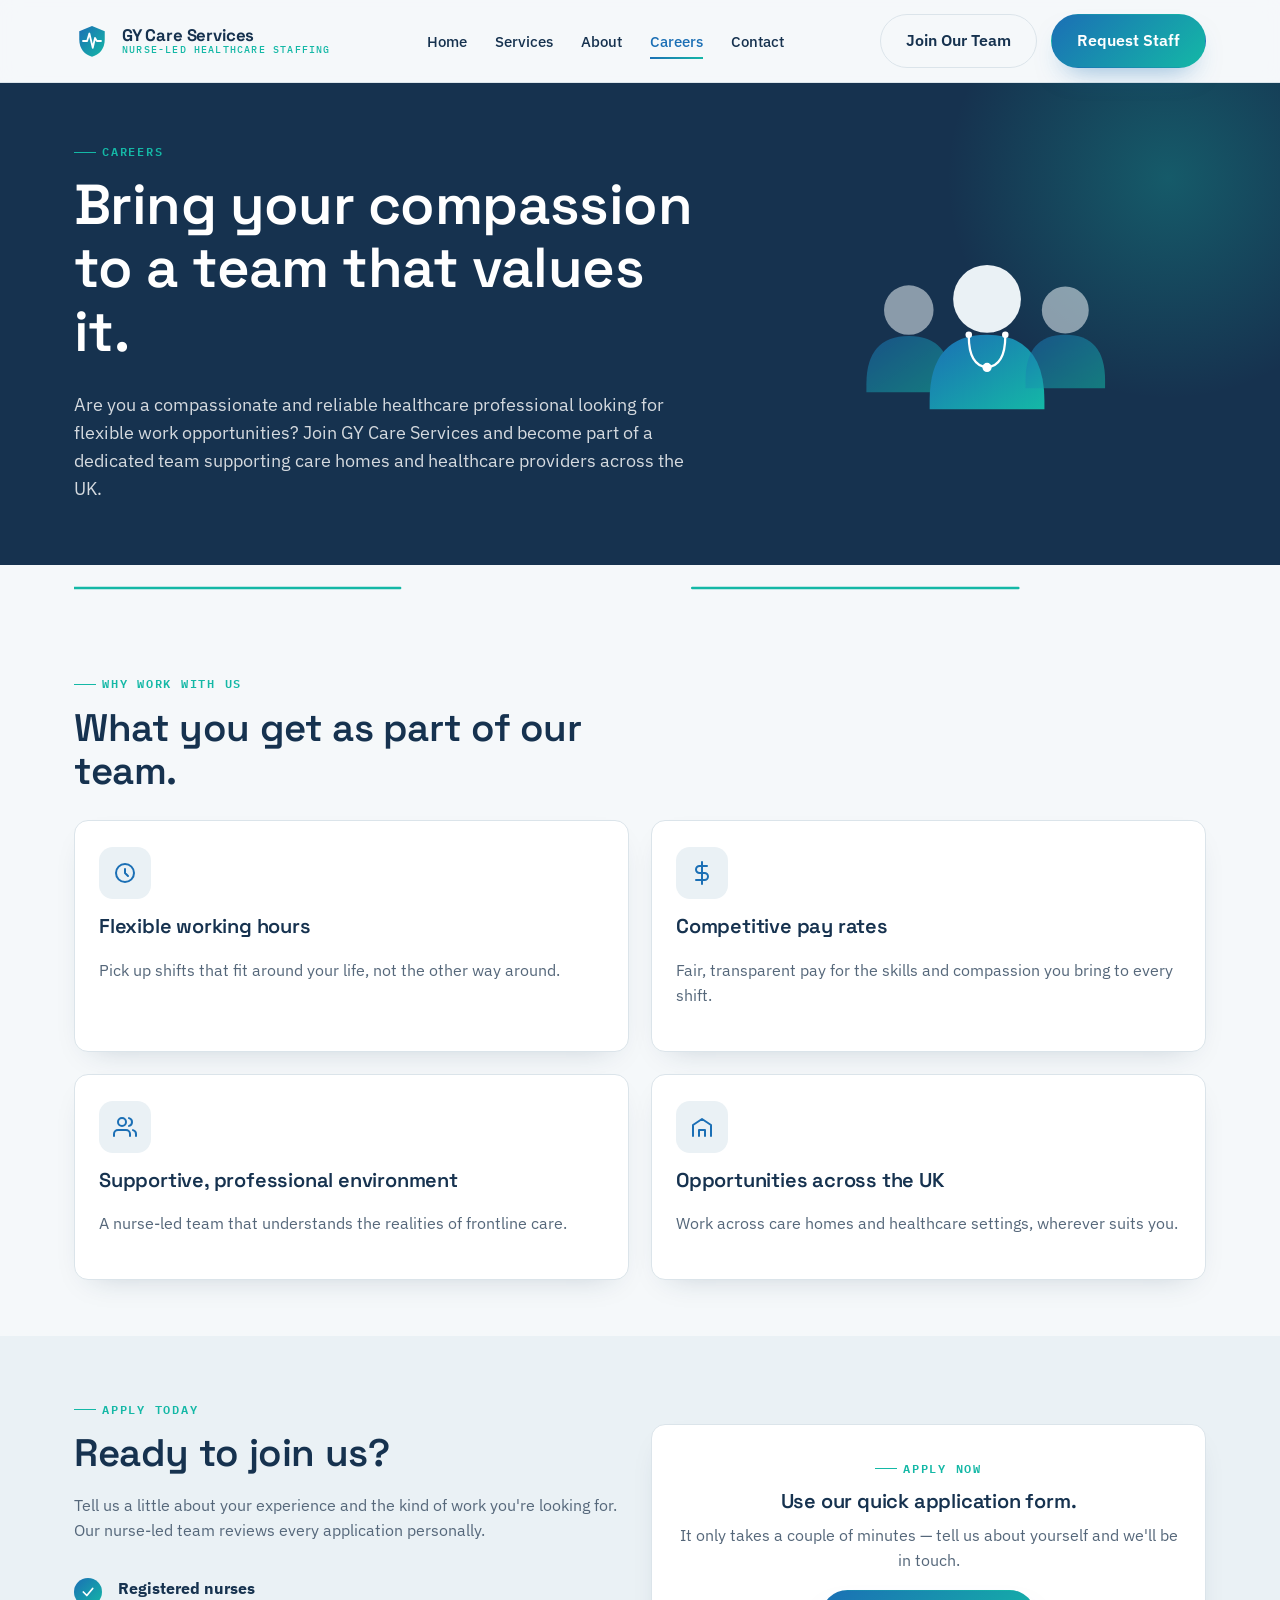
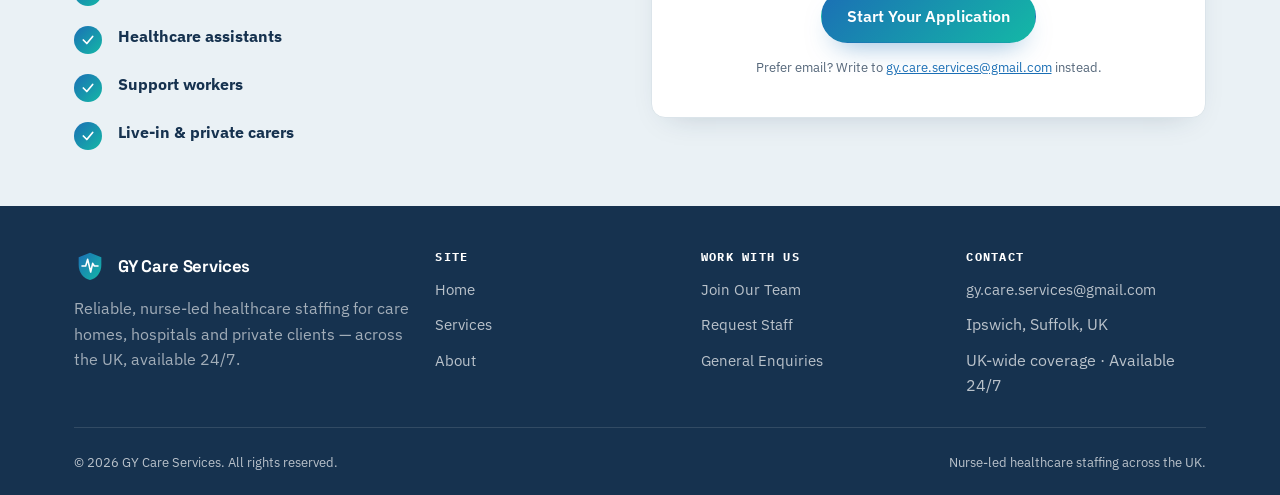
<file: gy-care-services/careers.html>
<!doctype html>
<html lang="en-GB">
<head>
<meta charset="UTF-8">
<meta name="viewport" content="width=device-width, initial-scale=1">
<title>Careers — Join GY Care Services</title>
<meta name="description" content="Join GY Care Services and become part of a dedicated nurse-led team supporting care homes, hospitals and private clients across the UK. Flexible hours, competitive pay.">
<link rel="icon" type="image/svg+xml" href="images/favicon.svg">
<link rel="preconnect" href="https://fonts.googleapis.com">
<link rel="preconnect" href="https://fonts.gstatic.com" crossorigin>
<link href="https://fonts.googleapis.com/css2?family=Space+Grotesk:wght@500;600;700&family=IBM+Plex+Sans:wght@400;500;600&family=IBM+Plex+Mono:wght@500;600&display=swap" rel="stylesheet">
<link rel="stylesheet" href="css/style.css">
</head>
<body>

<a class="skip-link" href="#main">Skip to content</a>

<header class="site-header" id="siteHeader">
  <div class="header-inner">
    <a href="index.html" class="brand" aria-label="GY Care Services — home">
      <svg class="brand-mark" width="36" height="36" viewBox="0 0 48 48" aria-hidden="true">
        <defs>
          <linearGradient id="gyGrad-careers" x1="0" y1="0" x2="1" y2="1">
            <stop offset="0" stop-color="#1B6FB5"/>
            <stop offset="1" stop-color="#14B8A6"/>
          </linearGradient>
        </defs>
        <path d="M24 4 L41 11 V22 C41 34.5 33.5 42.5 24 45 C14.5 42.5 7 34.5 7 22 V11 Z" fill="url(#gyGrad-careers)"/>
        <path d="M12 24 H17.5 L20.5 14 L25 33 L28 20 L30.5 24 H36" fill="none" stroke="#fff" stroke-width="2.4" stroke-linecap="round" stroke-linejoin="round"/>
      </svg>
      <span class="brand-name">GY Care Services<small>Nurse-led healthcare staffing</small></span>
    </a>

    <nav class="main-nav" id="mainNav" aria-label="Primary">
      <a href="index.html">Home</a>
      <a href="services.html">Services</a>
      <a href="about.html">About</a>
      <a href="careers.html" aria-current="page">Careers</a>
      <a href="contact.html">Contact</a>
    </nav>

    <div class="header-actions">
      <a class="btn btn-outline" href="careers.html">Join Our Team</a>
      <a class="btn btn-primary" href="contact.html">Request Staff</a>
      <button class="nav-toggle" id="navToggle" aria-expanded="false" aria-controls="mainNav" aria-label="Toggle menu">
        <span></span><span></span><span></span>
      </button>
    </div>
  </div>
</header>

<main id="main">

  <section class="page-intro has-art">
    <div class="container">
      <div>
        <p class="eyebrow">Careers</p>
        <h1>Bring your compassion to a team that values it.</h1>
        <p class="hero-lede">Are you a compassionate and reliable healthcare professional looking for flexible work opportunities? Join GY Care Services and become part of a dedicated team supporting care homes and healthcare providers across the UK.</p>
      </div>
      <svg class="intro-art" viewBox="0 0 460 280" aria-hidden="true">
        <defs>
          <linearGradient id="teamGrad" x1="0" y1="0" x2="1" y2="1">
            <stop offset="0" stop-color="#1B6FB5"/>
            <stop offset="1" stop-color="#14B8A6"/>
          </linearGradient>
        </defs>
        <g opacity="0.55">
          <path d="M65,226 Q65,152 130,152 Q195,152 195,226 L195,238 L65,238 Z" fill="url(#teamGrad)"/>
          <circle cx="130" cy="112" r="38" fill="#EAF1F5"/>
        </g>
        <path d="M162,251 Q162,150 250,150 Q338,150 338,251 L338,264 L162,264 Z" fill="url(#teamGrad)"/>
        <circle cx="250" cy="95" r="52" fill="#EAF1F5"/>
        <path d="M222,152 C222,175 228,198 250,200 C272,198 278,175 278,152" fill="none" stroke="#ffffff" stroke-width="3.5" stroke-linecap="round"/>
        <circle cx="222" cy="150" r="5" fill="#ffffff"/>
        <circle cx="278" cy="150" r="5" fill="#ffffff"/>
        <circle cx="250" cy="200" r="7" fill="#ffffff"/>
        <g opacity="0.55">
          <path d="M309,220 Q309,150 370,150 Q431,150 431,220 L431,232 L309,232 Z" fill="url(#teamGrad)"/>
          <circle cx="370" cy="112" r="36" fill="#EAF1F5"/>
        </g>
      </svg>
    </div>
  </section>

  <svg class="pulse-divider container" viewBox="0 0 1180 46" aria-hidden="true">
    <path d="M0 23 H460 L490 4 L525 42 L560 12 L585 23 H1180"/>
  </svg>

  <section class="section">
    <div class="container">
      <div class="section-head">
        <p class="eyebrow">Why work with us</p>
        <h2>What you get as part of our team.</h2>
      </div>
      <div class="grid grid-2">
        <div class="service-card">
          <div class="icon" aria-hidden="true">
            <svg width="24" height="24" viewBox="0 0 24 24"><path fill="none" stroke="currentColor" stroke-width="2" stroke-linecap="round" stroke-linejoin="round" d="M12 8v4l3 3m6-3a9 9 0 11-18 0 9 9 0 0118 0z"/></svg>
          </div>
          <h3>Flexible working hours</h3>
          <p>Pick up shifts that fit around your life, not the other way around.</p>
        </div>
        <div class="service-card">
          <div class="icon" aria-hidden="true">
            <svg width="24" height="24" viewBox="0 0 24 24"><path fill="none" stroke="currentColor" stroke-width="2" stroke-linecap="round" stroke-linejoin="round" d="M12 1v22M17 5H9.5a3.5 3.5 0 000 7h5a3.5 3.5 0 010 7H6"/></svg>
          </div>
          <h3>Competitive pay rates</h3>
          <p>Fair, transparent pay for the skills and compassion you bring to every shift.</p>
        </div>
        <div class="service-card">
          <div class="icon" aria-hidden="true">
            <svg width="24" height="24" viewBox="0 0 24 24"><path fill="none" stroke="currentColor" stroke-width="2" stroke-linecap="round" stroke-linejoin="round" d="M17 21v-2a4 4 0 00-4-4H5a4 4 0 00-4 4v2M9 11a4 4 0 100-8 4 4 0 000 8zM23 21v-2a4 4 0 00-3-3.87M16 3.13a4 4 0 010 7.75"/></svg>
          </div>
          <h3>Supportive, professional environment</h3>
          <p>A nurse-led team that understands the realities of frontline care.</p>
        </div>
        <div class="service-card">
          <div class="icon" aria-hidden="true">
            <svg width="24" height="24" viewBox="0 0 24 24"><path fill="none" stroke="currentColor" stroke-width="2" stroke-linecap="round" stroke-linejoin="round" d="M3 21V10l9-6 9 6v11M9 21v-6h6v6"/></svg>
          </div>
          <h3>Opportunities across the UK</h3>
          <p>Work across care homes and healthcare settings, wherever suits you.</p>
        </div>
      </div>
    </div>
  </section>

  <section class="section section-alt">
    <div class="container grid grid-2" style="align-items:center;">
      <div>
        <p class="eyebrow">Apply today</p>
        <h2>Ready to join us?</h2>
        <p>Tell us a little about your experience and the kind of work you're looking for. Our nurse-led team reviews every application personally.</p>
        <ul class="value-list" style="margin-top:2em;">
          <li>
            <span class="tick" aria-hidden="true">
              <svg width="14" height="14" viewBox="0 0 24 24"><path fill="none" stroke="currentColor" stroke-width="3" stroke-linecap="round" stroke-linejoin="round" d="M4 12l6 6L20 6"/></svg>
            </span>
            <span><strong>Registered nurses</strong></span>
          </li>
          <li>
            <span class="tick" aria-hidden="true">
              <svg width="14" height="14" viewBox="0 0 24 24"><path fill="none" stroke="currentColor" stroke-width="3" stroke-linecap="round" stroke-linejoin="round" d="M4 12l6 6L20 6"/></svg>
            </span>
            <span><strong>Healthcare assistants</strong></span>
          </li>
          <li>
            <span class="tick" aria-hidden="true">
              <svg width="14" height="14" viewBox="0 0 24 24"><path fill="none" stroke="currentColor" stroke-width="3" stroke-linecap="round" stroke-linejoin="round" d="M4 12l6 6L20 6"/></svg>
            </span>
            <span><strong>Support workers</strong></span>
          </li>
          <li>
            <span class="tick" aria-hidden="true">
              <svg width="14" height="14" viewBox="0 0 24 24"><path fill="none" stroke="currentColor" stroke-width="3" stroke-linecap="round" stroke-linejoin="round" d="M4 12l6 6L20 6"/></svg>
            </span>
            <span><strong>Live-in &amp; private carers</strong></span>
          </li>
        </ul>
      </div>

      <div class="card text-center">
        <p class="eyebrow">Apply now</p>
        <h3 class="mt-0">Use our quick application form.</h3>
        <p>It only takes a couple of minutes — tell us about yourself and we'll be in touch.</p>
        <a class="btn btn-primary" href="contact.html?intent=apply">Start Your Application</a>
        <p class="form-note">Prefer email? Write to <a href="mailto:gy.care.services@gmail.com">gy.care.services@gmail.com</a> instead.</p>
      </div>
    </div>
  </section>

</main>

<footer class="site-footer">
  <div class="container">
    <div class="footer-grid">
      <div class="footer-brand">
        <a href="index.html" class="brand" aria-label="GY Care Services — home">
          <svg class="brand-mark" width="32" height="32" viewBox="0 0 48 48" aria-hidden="true">
            <defs>
              <linearGradient id="gyGradFoot-careers" x1="0" y1="0" x2="1" y2="1">
                <stop offset="0" stop-color="#1B6FB5"/>
                <stop offset="1" stop-color="#14B8A6"/>
              </linearGradient>
            </defs>
            <path d="M24 4 L41 11 V22 C41 34.5 33.5 42.5 24 45 C14.5 42.5 7 34.5 7 22 V11 Z" fill="url(#gyGradFoot-careers)"/>
            <path d="M12 24 H17.5 L20.5 14 L25 33 L28 20 L30.5 24 H36" fill="none" stroke="#fff" stroke-width="2.4" stroke-linecap="round" stroke-linejoin="round"/>
          </svg>
          <span class="brand-name">GY Care Services</span>
        </a>
        <p>Reliable, nurse-led healthcare staffing for care homes, hospitals and private clients — across the UK, available 24/7.</p>
      </div>
      <div class="footer-col">
        <h4>Site</h4>
        <ul>
          <li><a href="index.html">Home</a></li>
          <li><a href="services.html">Services</a></li>
          <li><a href="about.html">About</a></li>
        </ul>
      </div>
      <div class="footer-col">
        <h4>Work With Us</h4>
        <ul>
          <li><a href="careers.html">Join Our Team</a></li>
          <li><a href="contact.html">Request Staff</a></li>
          <li><a href="contact.html">General Enquiries</a></li>
        </ul>
      </div>
      <div class="footer-col">
        <h4>Contact</h4>
        <ul>
          <li><a href="mailto:gy.care.services@gmail.com">gy.care.services@gmail.com</a></li>
          <li>Ipswich, Suffolk, UK</li>
          <li>UK-wide coverage · Available 24/7</li>
        </ul>
      </div>
    </div>
    <div class="footer-bottom">
      <span>© <span id="year"></span> GY Care Services. All rights reserved.</span>
      <span>Nurse-led healthcare staffing across the UK.</span>
    </div>
  </div>
</footer>

<script src="js/main.js"></script>
<script>document.getElementById("year").textContent = new Date().getFullYear();</script>
</body>
</html>
</file>
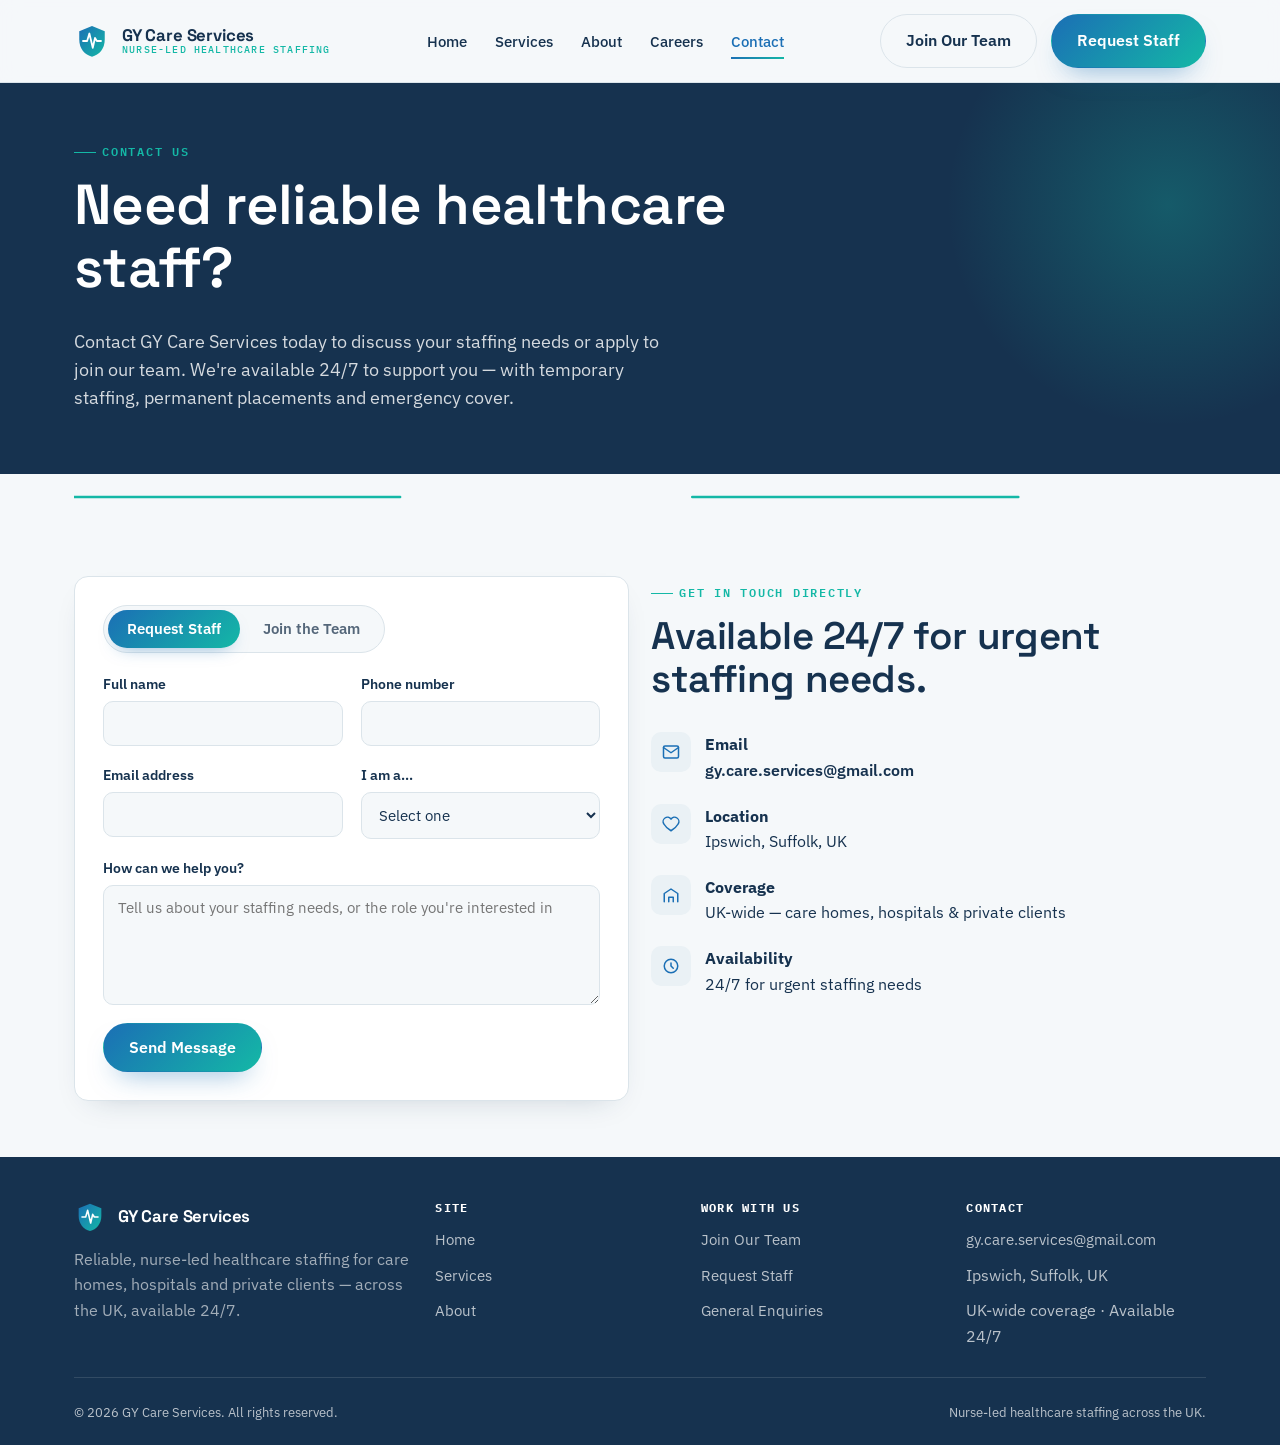
<file: gy-care-services/contact.html>
<!doctype html>
<html lang="en-GB">
<head>
<meta charset="UTF-8">
<meta name="viewport" content="width=device-width, initial-scale=1">
<title>Contact — GY Care Services</title>
<meta name="description" content="Contact GY Care Services to discuss your healthcare staffing needs, or apply to join our team. Available 24/7.">
<link rel="icon" type="image/svg+xml" href="images/favicon.svg">
<link rel="preconnect" href="https://fonts.googleapis.com">
<link rel="preconnect" href="https://fonts.gstatic.com" crossorigin>
<link href="https://fonts.googleapis.com/css2?family=Space+Grotesk:wght@500;600;700&family=IBM+Plex+Sans:wght@400;500;600&family=IBM+Plex+Mono:wght@500;600&display=swap" rel="stylesheet">
<link rel="stylesheet" href="css/style.css">
</head>
<body>

<a class="skip-link" href="#main">Skip to content</a>

<header class="site-header" id="siteHeader">
  <div class="header-inner">
    <a href="index.html" class="brand" aria-label="GY Care Services — home">
      <svg class="brand-mark" width="36" height="36" viewBox="0 0 48 48" aria-hidden="true">
        <defs>
          <linearGradient id="gyGrad-contact" x1="0" y1="0" x2="1" y2="1">
            <stop offset="0" stop-color="#1B6FB5"/>
            <stop offset="1" stop-color="#14B8A6"/>
          </linearGradient>
        </defs>
        <path d="M24 4 L41 11 V22 C41 34.5 33.5 42.5 24 45 C14.5 42.5 7 34.5 7 22 V11 Z" fill="url(#gyGrad-contact)"/>
        <path d="M12 24 H17.5 L20.5 14 L25 33 L28 20 L30.5 24 H36" fill="none" stroke="#fff" stroke-width="2.4" stroke-linecap="round" stroke-linejoin="round"/>
      </svg>
      <span class="brand-name">GY Care Services<small>Nurse-led healthcare staffing</small></span>
    </a>

    <nav class="main-nav" id="mainNav" aria-label="Primary">
      <a href="index.html">Home</a>
      <a href="services.html">Services</a>
      <a href="about.html">About</a>
      <a href="careers.html">Careers</a>
      <a href="contact.html" aria-current="page">Contact</a>
    </nav>

    <div class="header-actions">
      <a class="btn btn-outline" href="careers.html">Join Our Team</a>
      <a class="btn btn-primary" href="contact.html">Request Staff</a>
      <button class="nav-toggle" id="navToggle" aria-expanded="false" aria-controls="mainNav" aria-label="Toggle menu">
        <span></span><span></span><span></span>
      </button>
    </div>
  </div>
</header>

<main id="main">

  <section class="page-intro">
    <div class="container">
      <p class="eyebrow">Contact us</p>
      <h1>Need reliable healthcare staff?</h1>
      <p class="hero-lede">Contact GY Care Services today to discuss your staffing needs or apply to join our team. We're available 24/7 to support you — with temporary staffing, permanent placements and emergency cover.</p>
    </div>
  </section>

  <svg class="pulse-divider container" viewBox="0 0 1180 46" aria-hidden="true">
    <path d="M0 23 H460 L490 4 L525 42 L560 12 L585 23 H1180"/>
  </svg>

  <section class="section">
    <div class="container grid grid-2">
      <div class="form-card">
        <div class="form-success" role="status">Thanks — we've got your message and will be in touch shortly.</div>

        <div class="intent-toggle" role="tablist" aria-label="Choose what you need">
          <button type="button" class="intent-btn is-active" data-intent="staff" role="tab" aria-selected="true" id="intentStaffBtn">Request Staff</button>
          <button type="button" class="intent-btn" data-intent="apply" role="tab" aria-selected="false" id="intentApplyBtn">Join the Team</button>
        </div>

        <form data-form action="REPLACE_WITH_YOUR_FORM_ENDPOINT" method="POST" id="contactForm">
          <input type="hidden" name="intent" id="intentField" value="staff">
          <div class="form-row two">
            <div class="field">
              <label for="name">Full name</label>
              <input id="name" name="name" type="text" autocomplete="name" required>
            </div>
            <div class="field">
              <label for="phone">Phone number</label>
              <input id="phone" name="phone" type="tel" autocomplete="tel" required>
            </div>
          </div>

          <div class="form-row two" data-intent-fields="staff" style="margin-top:18px;">
            <div class="field">
              <label for="email">Email address</label>
              <input id="email" name="email" type="email" autocomplete="email" required>
            </div>
            <div class="field">
              <label for="type">I am a...</label>
              <select id="type" name="enquiry_type" required>
                <option value="">Select one</option>
                <option>Care Home</option>
                <option>Hospital</option>
                <option>Private Client / Family</option>
                <option>Other</option>
              </select>
            </div>
          </div>

          <div class="form-row two" data-intent-fields="apply" hidden style="margin-top:18px;">
            <div class="field">
              <label for="address">Address</label>
              <input id="address" name="address" type="text" autocomplete="street-address">
            </div>
            <div class="field">
              <label for="role">Role you're applying for</label>
              <select id="role" name="role">
                <option value="">Select a role</option>
                <option>Registered Nurse</option>
                <option>Healthcare Assistant</option>
                <option>Support Worker</option>
                <option>Live-in / Private Carer</option>
                <option>Other</option>
              </select>
            </div>
          </div>

          <div class="field" style="margin-top:18px;">
            <label for="message" id="messageLabel">How can we help you?</label>
            <textarea id="message" name="message" placeholder="Tell us about your staffing needs, or the role you're interested in" required></textarea>
          </div>

          <div data-intent-fields="apply" hidden>
            <div class="field" style="margin-top:18px;">
              <label>Availability</label>
              <div class="checkbox-row">
                <label><input type="checkbox" name="availability" value="Full-time"> Full-time</label>
                <label><input type="checkbox" name="availability" value="Part-time"> Part-time</label>
                <label><input type="checkbox" name="availability" value="Nights"> Nights</label>
                <label><input type="checkbox" name="availability" value="Weekends"> Weekends</label>
              </div>
            </div>
            <div class="form-row two" style="margin-top:18px;">
              <div class="field">
                <label for="location">Location</label>
                <input id="location" name="location" type="text" placeholder="Which area are you available to work in?">
              </div>
              <div class="field">
                <label for="rtw">Right to work in the UK</label>
                <select id="rtw" name="right_to_work">
                  <option value="">Select one</option>
                  <option>Yes</option>
                  <option>No</option>
                </select>
              </div>
            </div>
          </div>

          <button class="btn btn-primary" type="submit" id="submitBtn" style="margin-top:18px;">Send Message</button>
        </form>
      </div>

      <div>
        <p class="eyebrow">Get in touch directly</p>
        <h2 class="mt-0">Available 24/7 for urgent staffing needs.</h2>
        <ul class="contact-list" style="margin-top:2em;">
          <li>
            <span class="ic" aria-hidden="true">
              <svg width="18" height="18" viewBox="0 0 24 24"><path fill="none" stroke="currentColor" stroke-width="2" stroke-linecap="round" stroke-linejoin="round" d="M22 6l-10 7L2 6"/><rect x="2" y="4" width="20" height="16" rx="2" fill="none" stroke="currentColor" stroke-width="2"/></svg>
            </span>
            <span><strong>Email</strong><a href="mailto:gy.care.services@gmail.com">gy.care.services@gmail.com</a></span>
          </li>
          <li>
            <span class="ic" aria-hidden="true">
              <svg width="18" height="18" viewBox="0 0 24 24"><path fill="none" stroke="currentColor" stroke-width="2" stroke-linecap="round" stroke-linejoin="round" d="M12 21s-7-4.35-9.5-9A5.5 5.5 0 0112 5.5 5.5 5.5 0 0121.5 12c-2.5 4.65-9.5 9-9.5 9z"/></svg>
            </span>
            <span><strong>Location</strong>Ipswich, Suffolk, UK</span>
          </li>
          <li>
            <span class="ic" aria-hidden="true">
              <svg width="18" height="18" viewBox="0 0 24 24"><path fill="none" stroke="currentColor" stroke-width="2" stroke-linecap="round" stroke-linejoin="round" d="M3 21V10l9-6 9 6v11M9 21v-6h6v6"/></svg>
            </span>
            <span><strong>Coverage</strong>UK-wide — care homes, hospitals &amp; private clients</span>
          </li>
          <li>
            <span class="ic" aria-hidden="true">
              <svg width="18" height="18" viewBox="0 0 24 24"><path fill="none" stroke="currentColor" stroke-width="2" stroke-linecap="round" stroke-linejoin="round" d="M12 8v4l3 3m6-3a9 9 0 11-18 0 9 9 0 0118 0z"/></svg>
            </span>
            <span><strong>Availability</strong>24/7 for urgent staffing needs</span>
          </li>
        </ul>
      </div>
    </div>
  </section>

</main>

<footer class="site-footer">
  <div class="container">
    <div class="footer-grid">
      <div class="footer-brand">
        <a href="index.html" class="brand" aria-label="GY Care Services — home">
          <svg class="brand-mark" width="32" height="32" viewBox="0 0 48 48" aria-hidden="true">
            <defs>
              <linearGradient id="gyGradFoot-contact" x1="0" y1="0" x2="1" y2="1">
                <stop offset="0" stop-color="#1B6FB5"/>
                <stop offset="1" stop-color="#14B8A6"/>
              </linearGradient>
            </defs>
            <path d="M24 4 L41 11 V22 C41 34.5 33.5 42.5 24 45 C14.5 42.5 7 34.5 7 22 V11 Z" fill="url(#gyGradFoot-contact)"/>
            <path d="M12 24 H17.5 L20.5 14 L25 33 L28 20 L30.5 24 H36" fill="none" stroke="#fff" stroke-width="2.4" stroke-linecap="round" stroke-linejoin="round"/>
          </svg>
          <span class="brand-name">GY Care Services</span>
        </a>
        <p>Reliable, nurse-led healthcare staffing for care homes, hospitals and private clients — across the UK, available 24/7.</p>
      </div>
      <div class="footer-col">
        <h4>Site</h4>
        <ul>
          <li><a href="index.html">Home</a></li>
          <li><a href="services.html">Services</a></li>
          <li><a href="about.html">About</a></li>
        </ul>
      </div>
      <div class="footer-col">
        <h4>Work With Us</h4>
        <ul>
          <li><a href="careers.html">Join Our Team</a></li>
          <li><a href="contact.html">Request Staff</a></li>
          <li><a href="contact.html">General Enquiries</a></li>
        </ul>
      </div>
      <div class="footer-col">
        <h4>Contact</h4>
        <ul>
          <li><a href="mailto:gy.care.services@gmail.com">gy.care.services@gmail.com</a></li>
          <li>Ipswich, Suffolk, UK</li>
          <li>UK-wide coverage · Available 24/7</li>
        </ul>
      </div>
    </div>
    <div class="footer-bottom">
      <span>© <span id="year"></span> GY Care Services. All rights reserved.</span>
      <span>Nurse-led healthcare staffing across the UK.</span>
    </div>
  </div>
</footer>

<script src="js/main.js"></script>
<script>document.getElementById("year").textContent = new Date().getFullYear();</script>
</body>
</html>
</file>
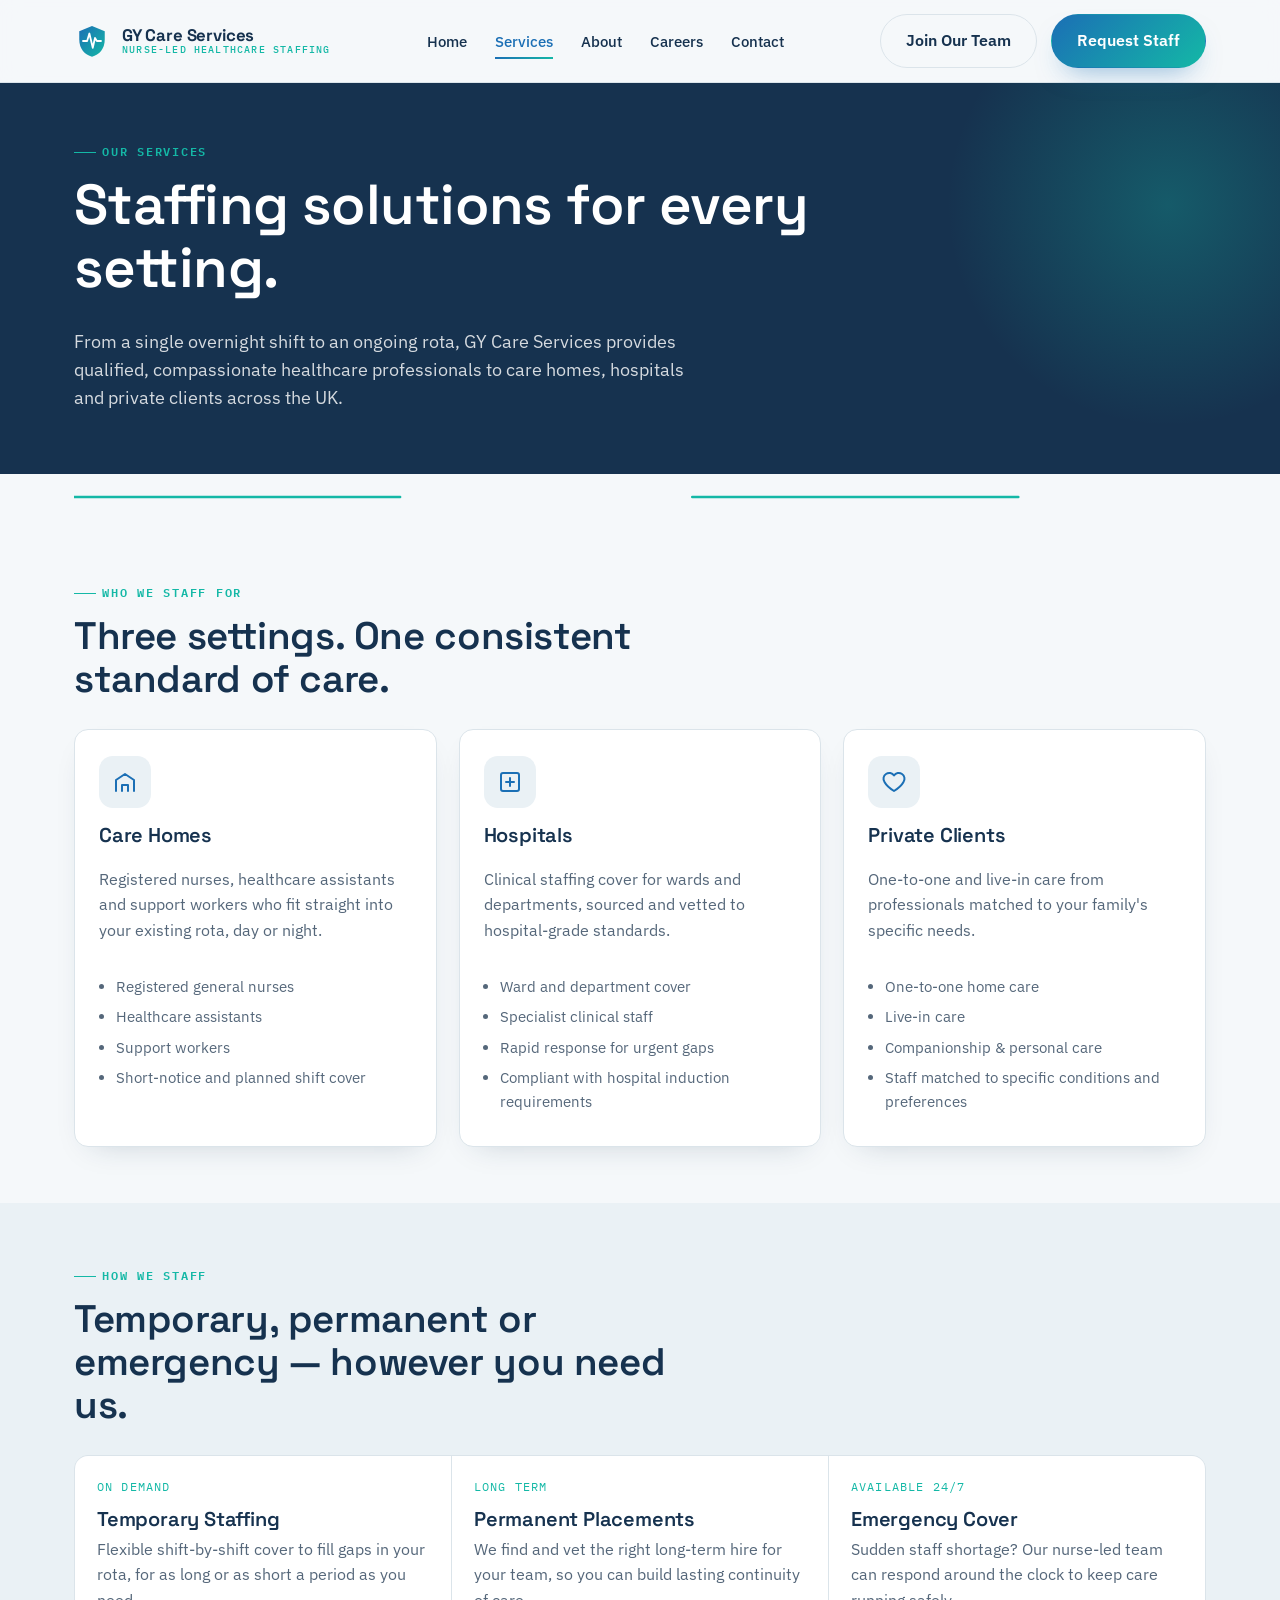
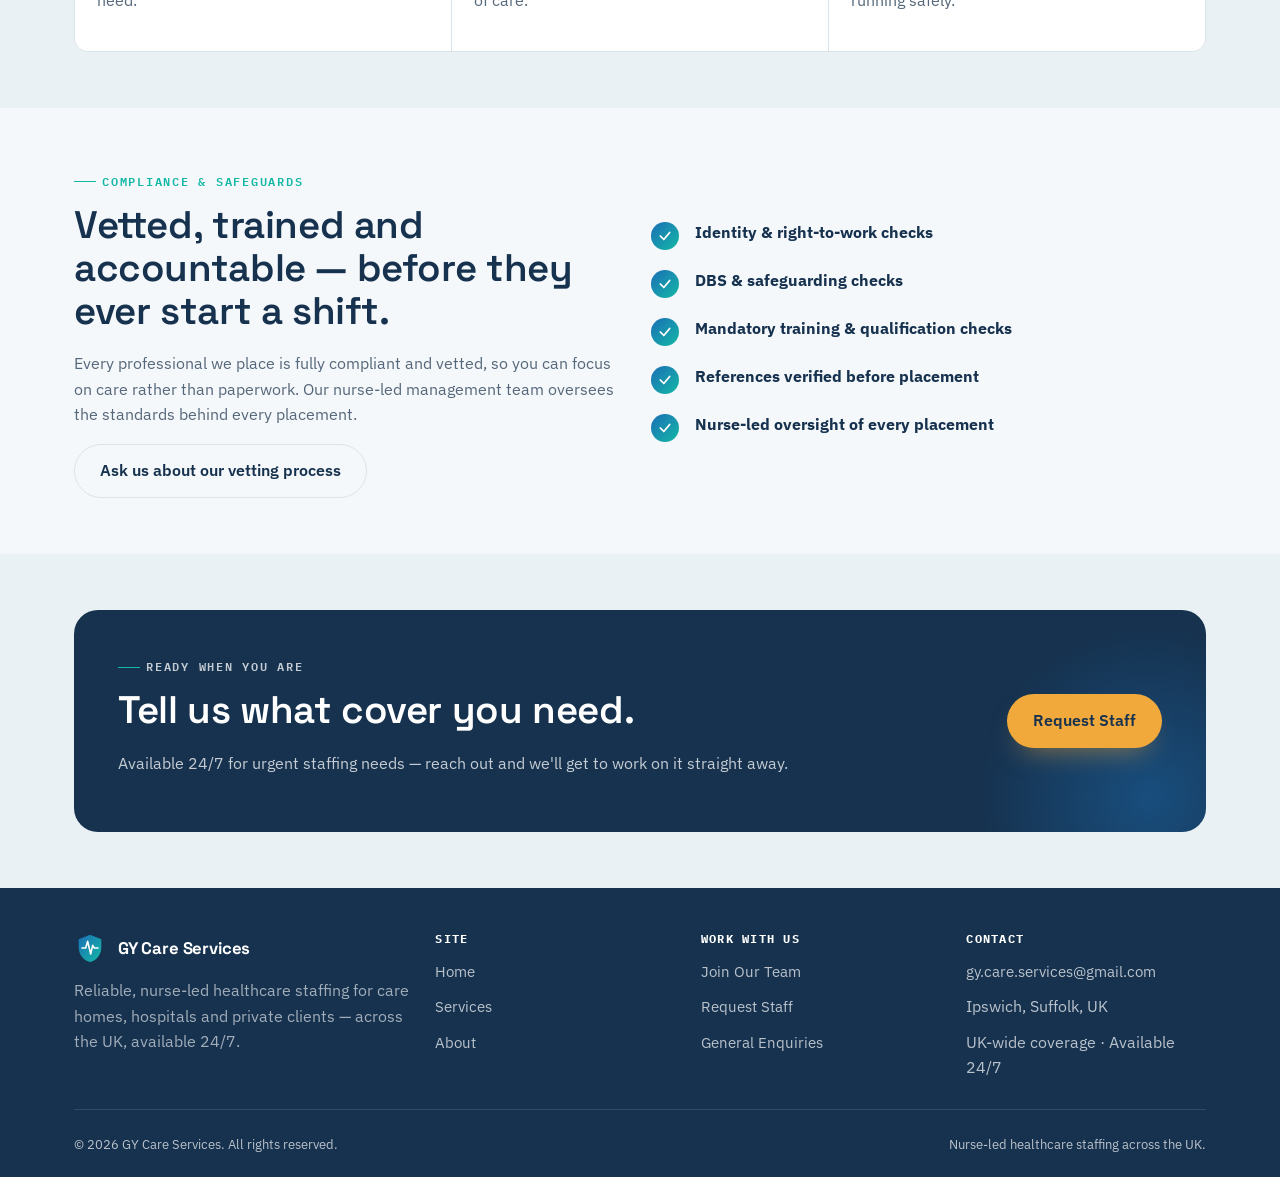
<file: gy-care-services/services.html>
<!doctype html>
<html lang="en-GB">
<head>
<meta charset="UTF-8">
<meta name="viewport" content="width=device-width, initial-scale=1">
<title>Our Services — GY Care Services</title>
<meta name="description" content="Temporary staffing, permanent placements and emergency cover for care homes, hospitals and private clients — nurse-led and fully vetted.">
<link rel="icon" type="image/svg+xml" href="images/favicon.svg">
<link rel="preconnect" href="https://fonts.googleapis.com">
<link rel="preconnect" href="https://fonts.gstatic.com" crossorigin>
<link href="https://fonts.googleapis.com/css2?family=Space+Grotesk:wght@500;600;700&family=IBM+Plex+Sans:wght@400;500;600&family=IBM+Plex+Mono:wght@500;600&display=swap" rel="stylesheet">
<link rel="stylesheet" href="css/style.css">
</head>
<body>

<a class="skip-link" href="#main">Skip to content</a>

<header class="site-header" id="siteHeader">
  <div class="header-inner">
    <a href="index.html" class="brand" aria-label="GY Care Services — home">
      <svg class="brand-mark" width="36" height="36" viewBox="0 0 48 48" aria-hidden="true">
        <defs>
          <linearGradient id="gyGrad-services" x1="0" y1="0" x2="1" y2="1">
            <stop offset="0" stop-color="#1B6FB5"/>
            <stop offset="1" stop-color="#14B8A6"/>
          </linearGradient>
        </defs>
        <path d="M24 4 L41 11 V22 C41 34.5 33.5 42.5 24 45 C14.5 42.5 7 34.5 7 22 V11 Z" fill="url(#gyGrad-services)"/>
        <path d="M12 24 H17.5 L20.5 14 L25 33 L28 20 L30.5 24 H36" fill="none" stroke="#fff" stroke-width="2.4" stroke-linecap="round" stroke-linejoin="round"/>
      </svg>
      <span class="brand-name">GY Care Services<small>Nurse-led healthcare staffing</small></span>
    </a>

    <nav class="main-nav" id="mainNav" aria-label="Primary">
      <a href="index.html">Home</a>
      <a href="services.html" aria-current="page">Services</a>
      <a href="about.html">About</a>
      <a href="careers.html">Careers</a>
      <a href="contact.html">Contact</a>
    </nav>

    <div class="header-actions">
      <a class="btn btn-outline" href="careers.html">Join Our Team</a>
      <a class="btn btn-primary" href="contact.html">Request Staff</a>
      <button class="nav-toggle" id="navToggle" aria-expanded="false" aria-controls="mainNav" aria-label="Toggle menu">
        <span></span><span></span><span></span>
      </button>
    </div>
  </div>
</header>

<main id="main">

  <section class="page-intro">
    <div class="container">
      <p class="eyebrow">Our services</p>
      <h1>Staffing solutions for every setting.</h1>
      <p class="hero-lede">From a single overnight shift to an ongoing rota, GY Care Services provides qualified, compassionate healthcare professionals to care homes, hospitals and private clients across the UK.</p>
    </div>
  </section>

  <svg class="pulse-divider container" viewBox="0 0 1180 46" aria-hidden="true">
    <path d="M0 23 H460 L490 4 L525 42 L560 12 L585 23 H1180"/>
  </svg>

  <section class="section">
    <div class="container">
      <div class="section-head">
        <p class="eyebrow">Who we staff for</p>
        <h2>Three settings. One consistent standard of care.</h2>
      </div>
      <div class="grid grid-3">
        <div class="service-card">
          <div class="icon" aria-hidden="true">
            <svg width="24" height="24" viewBox="0 0 24 24"><path fill="none" stroke="currentColor" stroke-width="2" stroke-linecap="round" stroke-linejoin="round" d="M3 21V10l9-6 9 6v11M9 21v-6h6v6"/></svg>
          </div>
          <h3>Care Homes</h3>
          <p>Registered nurses, healthcare assistants and support workers who fit straight into your existing rota, day or night.</p>
          <ul>
            <li>Registered general nurses</li>
            <li>Healthcare assistants</li>
            <li>Support workers</li>
            <li>Short-notice and planned shift cover</li>
          </ul>
        </div>
        <div class="service-card">
          <div class="icon" aria-hidden="true">
            <svg width="24" height="24" viewBox="0 0 24 24"><path fill="none" stroke="currentColor" stroke-width="2" stroke-linecap="round" stroke-linejoin="round" d="M19 3H5a2 2 0 00-2 2v14a2 2 0 002 2h14a2 2 0 002-2V5a2 2 0 00-2-2zM12 8v8M8 12h8"/></svg>
          </div>
          <h3>Hospitals</h3>
          <p>Clinical staffing cover for wards and departments, sourced and vetted to hospital-grade standards.</p>
          <ul>
            <li>Ward and department cover</li>
            <li>Specialist clinical staff</li>
            <li>Rapid response for urgent gaps</li>
            <li>Compliant with hospital induction requirements</li>
          </ul>
        </div>
        <div class="service-card">
          <div class="icon" aria-hidden="true">
            <svg width="24" height="24" viewBox="0 0 24 24"><path fill="none" stroke="currentColor" stroke-width="2" stroke-linecap="round" stroke-linejoin="round" d="M12 21s-7-4.35-9.5-9A5.5 5.5 0 0112 5.5 5.5 5.5 0 0121.5 12c-2.5 4.65-9.5 9-9.5 9z"/></svg>
          </div>
          <h3>Private Clients</h3>
          <p>One-to-one and live-in care from professionals matched to your family's specific needs.</p>
          <ul>
            <li>One-to-one home care</li>
            <li>Live-in care</li>
            <li>Companionship &amp; personal care</li>
            <li>Staff matched to specific conditions and preferences</li>
          </ul>
        </div>
      </div>
    </div>
  </section>

  <section class="section section-alt">
    <div class="container">
      <div class="section-head">
        <p class="eyebrow">How we staff</p>
        <h2>Temporary, permanent or emergency — however you need us.</h2>
      </div>
      <div class="model-strip">
        <div>
          <p class="tag">On demand</p>
          <h3>Temporary Staffing</h3>
          <p>Flexible shift-by-shift cover to fill gaps in your rota, for as long or as short a period as you need.</p>
        </div>
        <div>
          <p class="tag">Long term</p>
          <h3>Permanent Placements</h3>
          <p>We find and vet the right long-term hire for your team, so you can build lasting continuity of care.</p>
        </div>
        <div>
          <p class="tag">Available 24/7</p>
          <h3>Emergency Cover</h3>
          <p>Sudden staff shortage? Our nurse-led team can respond around the clock to keep care running safely.</p>
        </div>
      </div>
    </div>
  </section>

  <section class="section">
    <div class="container grid grid-2" style="align-items:center;">
      <div>
        <p class="eyebrow">Compliance &amp; safeguards</p>
        <h2>Vetted, trained and accountable — before they ever start a shift.</h2>
        <p>Every professional we place is fully compliant and vetted, so you can focus on care rather than paperwork. Our nurse-led management team oversees the standards behind every placement.</p>
        <a class="btn btn-outline" href="contact.html">Ask us about our vetting process</a>
      </div>
      <ul class="value-list">
        <li>
          <span class="tick" aria-hidden="true">
            <svg width="14" height="14" viewBox="0 0 24 24"><path fill="none" stroke="currentColor" stroke-width="3" stroke-linecap="round" stroke-linejoin="round" d="M4 12l6 6L20 6"/></svg>
          </span>
          <span><strong>Identity &amp; right-to-work checks</strong></span>
        </li>
        <li>
          <span class="tick" aria-hidden="true">
            <svg width="14" height="14" viewBox="0 0 24 24"><path fill="none" stroke="currentColor" stroke-width="3" stroke-linecap="round" stroke-linejoin="round" d="M4 12l6 6L20 6"/></svg>
          </span>
          <span><strong>DBS &amp; safeguarding checks</strong></span>
        </li>
        <li>
          <span class="tick" aria-hidden="true">
            <svg width="14" height="14" viewBox="0 0 24 24"><path fill="none" stroke="currentColor" stroke-width="3" stroke-linecap="round" stroke-linejoin="round" d="M4 12l6 6L20 6"/></svg>
          </span>
          <span><strong>Mandatory training &amp; qualification checks</strong></span>
        </li>
        <li>
          <span class="tick" aria-hidden="true">
            <svg width="14" height="14" viewBox="0 0 24 24"><path fill="none" stroke="currentColor" stroke-width="3" stroke-linecap="round" stroke-linejoin="round" d="M4 12l6 6L20 6"/></svg>
          </span>
          <span><strong>References verified before placement</strong></span>
        </li>
        <li>
          <span class="tick" aria-hidden="true">
            <svg width="14" height="14" viewBox="0 0 24 24"><path fill="none" stroke="currentColor" stroke-width="3" stroke-linecap="round" stroke-linejoin="round" d="M4 12l6 6L20 6"/></svg>
          </span>
          <span><strong>Nurse-led oversight of every placement</strong></span>
        </li>
      </ul>
    </div>
  </section>

  <section class="section section-alt">
    <div class="container">
      <div class="cta-band">
        <div>
          <p class="eyebrow">Ready when you are</p>
          <h2>Tell us what cover you need.</h2>
          <p>Available 24/7 for urgent staffing needs — reach out and we'll get to work on it straight away.</p>
        </div>
        <div class="cta-actions">
          <a class="btn btn-amber" href="contact.html">Request Staff</a>
        </div>
      </div>
    </div>
  </section>

</main>

<footer class="site-footer">
  <div class="container">
    <div class="footer-grid">
      <div class="footer-brand">
        <a href="index.html" class="brand" aria-label="GY Care Services — home">
          <svg class="brand-mark" width="32" height="32" viewBox="0 0 48 48" aria-hidden="true">
            <defs>
              <linearGradient id="gyGradFoot-services" x1="0" y1="0" x2="1" y2="1">
                <stop offset="0" stop-color="#1B6FB5"/>
                <stop offset="1" stop-color="#14B8A6"/>
              </linearGradient>
            </defs>
            <path d="M24 4 L41 11 V22 C41 34.5 33.5 42.5 24 45 C14.5 42.5 7 34.5 7 22 V11 Z" fill="url(#gyGradFoot-services)"/>
            <path d="M12 24 H17.5 L20.5 14 L25 33 L28 20 L30.5 24 H36" fill="none" stroke="#fff" stroke-width="2.4" stroke-linecap="round" stroke-linejoin="round"/>
          </svg>
          <span class="brand-name">GY Care Services</span>
        </a>
        <p>Reliable, nurse-led healthcare staffing for care homes, hospitals and private clients — across the UK, available 24/7.</p>
      </div>
      <div class="footer-col">
        <h4>Site</h4>
        <ul>
          <li><a href="index.html">Home</a></li>
          <li><a href="services.html">Services</a></li>
          <li><a href="about.html">About</a></li>
        </ul>
      </div>
      <div class="footer-col">
        <h4>Work With Us</h4>
        <ul>
          <li><a href="careers.html">Join Our Team</a></li>
          <li><a href="contact.html">Request Staff</a></li>
          <li><a href="contact.html">General Enquiries</a></li>
        </ul>
      </div>
      <div class="footer-col">
        <h4>Contact</h4>
        <ul>
          <li><a href="mailto:gy.care.services@gmail.com">gy.care.services@gmail.com</a></li>
          <li>Ipswich, Suffolk, UK</li>
          <li>UK-wide coverage · Available 24/7</li>
        </ul>
      </div>
    </div>
    <div class="footer-bottom">
      <span>© <span id="year"></span> GY Care Services. All rights reserved.</span>
      <span>Nurse-led healthcare staffing across the UK.</span>
    </div>
  </div>
</footer>

<script src="js/main.js"></script>
<script>document.getElementById("year").textContent = new Date().getFullYear();</script>
</body>
</html>
</file>
<file: css/style.css>
* { box-sizing: border-box; }
html, body {
  margin: 0;
  padding: 0;
  width: 100%;
  height: 100%;
  background: #0b0f14;
  color: #e6edf3;
  font-family: "Segoe UI", Roboto, Helvetica, Arial, sans-serif;
  overflow: hidden;
}

#topbar {
  position: fixed;
  top: 0; left: 0; right: 0;
  height: 56px;
  display: flex;
  align-items: center;
  gap: 24px;
  padding: 0 16px;
  background: rgba(13, 17, 23, 0.92);
  border-bottom: 1px solid #1f2937;
  z-index: 1000;
}

.brand { display: flex; align-items: center; gap: 8px; font-weight: 700; font-size: 18px; }
.brand-icon { color: #4fd1ff; transform: rotate(45deg); display: inline-block; }
.brand-title { letter-spacing: 0.5px; }

.stats { display: flex; gap: 20px; margin-left: auto; }
.stat { display: flex; flex-direction: column; align-items: center; font-size: 14px; }
.stat-label { font-size: 11px; color: #8b98a5; text-transform: uppercase; letter-spacing: 0.5px; }
.stat span:last-child { font-weight: 700; }

#map {
  position: fixed;
  top: 56px; left: 0; right: 0; bottom: 0;
  width: 100%;
  height: calc(100% - 56px);
  background: #0b0f14;
  display: block;
}

.ghost-btn, .primary-btn {
  border: 1px solid #2d3846;
  background: transparent;
  color: #e6edf3;
  padding: 8px 14px;
  border-radius: 6px;
  font-size: 13px;
  cursor: pointer;
  transition: background 0.15s ease, border-color 0.15s ease;
}
.ghost-btn:hover { background: #1a212b; }
.primary-btn { background: #1f7aec; border-color: #1f7aec; font-weight: 600; }
.primary-btn:hover { background: #2d87f5; }

.hidden { display: none !important; }

/* Guess panel */
.panel {
  position: fixed;
  top: 72px;
  right: -420px;
  width: 360px;
  max-height: calc(100vh - 96px);
  overflow-y: auto;
  background: rgba(15, 20, 27, 0.97);
  border: 1px solid #263140;
  border-radius: 10px;
  padding: 20px;
  box-shadow: 0 10px 30px rgba(0,0,0,0.5);
  transition: right 0.25s ease;
  z-index: 1100;
}
.panel.visible { right: 16px; }
.panel h2 { margin: 0 0 4px 0; font-size: 18px; }
.panel-subtitle { margin: 0 0 16px 0; font-size: 13px; color: #8b98a5; }
.panel-close {
  position: absolute;
  top: 10px; right: 12px;
  background: none;
  border: none;
  color: #8b98a5;
  font-size: 22px;
  cursor: pointer;
  line-height: 1;
}
.panel-close:hover { color: #e6edf3; }

.field-label {
  display: block;
  font-size: 12px;
  color: #8b98a5;
  text-transform: uppercase;
  letter-spacing: 0.5px;
  margin: 14px 0 6px 0;
}

.ac-wrap { position: relative; }
.ac-wrap input {
  width: 100%;
  padding: 10px 12px;
  border-radius: 6px;
  border: 1px solid #2d3846;
  background: #0f1620;
  color: #e6edf3;
  font-size: 14px;
}
.ac-wrap input:focus { outline: none; border-color: #4fd1ff; }
.ac-wrap input:disabled { opacity: 0.6; }

.ac-list {
  display: none;
  position: absolute;
  top: 100%; left: 0; right: 0;
  margin-top: 4px;
  background: #131b26;
  border: 1px solid #2d3846;
  border-radius: 6px;
  max-height: 220px;
  overflow-y: auto;
  z-index: 1200;
}
.ac-list.visible { display: block; }
.ac-item {
  padding: 9px 12px;
  font-size: 13px;
  cursor: pointer;
  border-bottom: 1px solid #1c2530;
}
.ac-item:last-child { border-bottom: none; }
.ac-item:hover { background: #1c2836; }

.feedback {
  display: none;
  margin-top: 16px;
  padding: 12px;
  border-radius: 6px;
  font-size: 13px;
  line-height: 1.5;
  border: 1px solid #2d3846;
}
.feedback.visible { display: block; }
.feedback.correct { border-color: #2ea043; background: rgba(46,160,67,0.12); color: #7ee787; }
.feedback.partial { border-color: #d29922; background: rgba(210,153,34,0.12); color: #ffcc66; }
.feedback.wrong { border-color: #f85149; background: rgba(248,81,73,0.12); color: #ff9891; }

.panel-actions {
  display: flex;
  gap: 10px;
  margin-top: 18px;
}
.panel-actions button { flex: 1; }

/* How to play modal */
.modal-overlay {
  position: fixed;
  inset: 0;
  background: rgba(0,0,0,0.55);
  display: flex;
  align-items: center;
  justify-content: center;
  z-index: 1300;
}
.modal {
  position: relative;
  width: 420px;
  max-width: 90vw;
  background: #0f1620;
  border: 1px solid #263140;
  border-radius: 10px;
  padding: 24px;
}
.modal h2 { margin-top: 0; }
.modal ul { padding-left: 20px; font-size: 14px; line-height: 1.7; color: #c9d1d9; }

@media (max-width: 640px) {
  .stats { gap: 10px; }
  .panel { width: calc(100vw - 32px); }
}
</file>
<file: gy-care-services/css/style.css>
/* ============================================================
   GY Care Services — design tokens
   Signature: the EKG/heartbeat pulse from the brand mark, used
   as the site's recurring structural device (dividers, reveals)
   rather than as decoration — it stands for "always monitoring,
   always available."
   ============================================================ */

:root {
  --ink: #16324f;        /* headings, dark surfaces */
  --blue: #1b6fb5;       /* primary brand blue */
  --teal: #14b8a6;       /* secondary brand teal (gradient partner) */
  --white: #ffffff;
  --mist: #f5f8fa;       /* page background */
  --mist-deep: #eaf1f5;  /* card / alt-section background */
  --slate: #55677a;      /* secondary / body-muted text */
  --amber: #f2a93b;      /* single warm accent — human warmth against clinical blues */
  --line: #dbe4ea;

  --gradient-brand: linear-gradient(135deg, var(--blue), var(--teal));

  --font-display: "Space Grotesk", "Segoe UI", sans-serif;
  --font-body: "IBM Plex Sans", "Segoe UI", sans-serif;
  --font-mono: "IBM Plex Mono", ui-monospace, monospace;

  --container: 1180px;
  --radius: 14px;
  --shadow-soft: 0 20px 50px -25px rgba(22, 50, 79, 0.35);
  --shadow-card: 0 12px 30px -18px rgba(22, 50, 79, 0.25);
}

* { box-sizing: border-box; }
html { scroll-behavior: smooth; }

@media (prefers-reduced-motion: reduce) {
  html { scroll-behavior: auto; }
  *, *::before, *::after {
    animation-duration: 0.001ms !important;
    animation-iteration-count: 1 !important;
    transition-duration: 0.001ms !important;
    scroll-behavior: auto !important;
  }
}

body {
  margin: 0;
  font-family: var(--font-body);
  color: var(--ink);
  background: var(--mist);
  line-height: 1.6;
  -webkit-font-smoothing: antialiased;
}

h1, h2, h3, h4 {
  font-family: var(--font-display);
  color: var(--ink);
  line-height: 1.12;
  margin: 0 0 0.5em;
  letter-spacing: -0.01em;
}

h1 { font-size: clamp(2.4rem, 4.4vw, 3.8rem); font-weight: 600; }
h2 { font-size: clamp(1.8rem, 3vw, 2.5rem); font-weight: 600; }
h3 { font-size: 1.25rem; font-weight: 600; }

p { margin: 0 0 1em; color: var(--slate); }
a { color: var(--blue); }

.eyebrow {
  display: inline-flex;
  align-items: center;
  gap: 0.5em;
  font-family: var(--font-mono);
  font-size: 0.78rem;
  letter-spacing: 0.14em;
  text-transform: uppercase;
  color: var(--teal);
  font-weight: 600;
  margin-bottom: 0.9em;
}
.eyebrow::before {
  content: "";
  width: 22px;
  height: 1px;
  background: var(--teal);
}

.container {
  width: 100%;
  max-width: var(--container);
  margin: 0 auto;
  padding: 0 24px;
}

img, svg { max-width: 100%; }

.skip-link {
  position: absolute;
  left: -999px;
  top: 0;
  background: var(--ink);
  color: var(--white);
  padding: 12px 18px;
  z-index: 200;
  border-radius: 0 0 8px 0;
}
.skip-link:focus {
  left: 0;
}

:focus-visible {
  outline: 3px solid var(--amber);
  outline-offset: 3px;
}

/* ---------------- Buttons ---------------- */
.btn {
  display: inline-flex;
  align-items: center;
  justify-content: center;
  gap: 0.5em;
  font-family: var(--font-body);
  font-weight: 600;
  font-size: 0.98rem;
  padding: 0.85em 1.6em;
  border-radius: 999px;
  border: 1.5px solid transparent;
  cursor: pointer;
  text-decoration: none;
  transition: transform 0.15s ease, box-shadow 0.15s ease, background 0.15s ease, color .15s ease;
  white-space: nowrap;
}
.btn:hover { transform: translateY(-2px); }

.btn-primary {
  background: var(--gradient-brand);
  color: var(--white);
  box-shadow: 0 14px 28px -14px rgba(27, 111, 181, 0.55);
}
.btn-primary:hover { box-shadow: 0 18px 34px -14px rgba(27, 111, 181, 0.65); }

.btn-amber {
  background: var(--amber);
  color: var(--ink);
  box-shadow: 0 14px 28px -14px rgba(242, 169, 59, 0.6);
}

.btn-ghost {
  background: transparent;
  border-color: rgba(255,255,255,0.5);
  color: var(--white);
}
.btn-ghost:hover { background: rgba(255,255,255,0.12); }

.btn-outline {
  background: transparent;
  border-color: var(--line);
  color: var(--ink);
}
.btn-outline:hover { border-color: var(--blue); color: var(--blue); }

/* ---------------- Header ---------------- */
.site-header {
  position: sticky;
  top: 0;
  z-index: 100;
  background: rgba(245, 248, 250, 0.88);
  backdrop-filter: blur(10px);
  border-bottom: 1px solid var(--line);
}
.header-inner {
  max-width: var(--container);
  margin: 0 auto;
  padding: 14px 24px;
  display: flex;
  align-items: center;
  justify-content: space-between;
  gap: 20px;
}

.brand {
  display: flex;
  align-items: center;
  gap: 12px;
  text-decoration: none;
  color: var(--ink);
}
.brand-mark { flex-shrink: 0; }
.brand-name {
  font-family: var(--font-display);
  font-weight: 700;
  font-size: 1.05rem;
  letter-spacing: -0.01em;
  line-height: 1.1;
}
.brand-name small {
  display: block;
  font-family: var(--font-mono);
  font-weight: 500;
  font-size: 0.62rem;
  letter-spacing: 0.12em;
  text-transform: uppercase;
  color: var(--teal);
}

.main-nav {
  display: flex;
  align-items: center;
  gap: 28px;
}
.main-nav a {
  color: var(--ink);
  text-decoration: none;
  font-weight: 500;
  font-size: 0.96rem;
  position: relative;
  padding: 6px 0;
}
.main-nav a::after {
  content: "";
  position: absolute;
  left: 0; right: 0; bottom: 0;
  height: 2px;
  background: var(--gradient-brand);
  transform: scaleX(0);
  transform-origin: left;
  transition: transform 0.2s ease;
}
.main-nav a:hover::after,
.main-nav a[aria-current="page"]::after {
  transform: scaleX(1);
}
.main-nav a[aria-current="page"] {
  color: var(--blue);
}

.header-actions {
  display: flex;
  align-items: center;
  gap: 14px;
}
.tel-link {
  display: flex;
  align-items: center;
  gap: 8px;
  color: var(--ink);
  text-decoration: none;
  font-weight: 600;
  font-size: 0.92rem;
}
.tel-link svg { color: var(--teal); }

.nav-toggle {
  display: none;
  flex-direction: column;
  justify-content: center;
  gap: 5px;
  width: 40px;
  height: 40px;
  border-radius: 8px;
  border: 1px solid var(--line);
  background: var(--white);
  cursor: pointer;
}
.nav-toggle span {
  display: block;
  height: 2px;
  background: var(--ink);
  border-radius: 2px;
  transition: transform 0.2s ease, opacity 0.2s ease;
}
.nav-toggle[aria-expanded="true"] span:nth-child(1) { transform: translateY(7px) rotate(45deg); }
.nav-toggle[aria-expanded="true"] span:nth-child(2) { opacity: 0; }
.nav-toggle[aria-expanded="true"] span:nth-child(3) { transform: translateY(-7px) rotate(-45deg); }

/* ---------------- Hero ---------------- */
.hero {
  position: relative;
  background: var(--ink);
  color: var(--white);
  overflow: hidden;
  padding: 68px 0 56px;
}
.hero::before {
  content: "";
  position: absolute;
  inset: -20% -10% auto auto;
  width: 620px;
  height: 620px;
  background: radial-gradient(circle, rgba(20, 184, 166, 0.35), transparent 65%);
  pointer-events: none;
}
.hero-inner {
  position: relative;
  z-index: 1;
  display: grid;
  grid-template-columns: 1.1fr 0.9fr;
  gap: 36px;
  align-items: center;
}
.hero h1 { color: var(--white); }
.hero-lede {
  font-size: 1.1rem;
  color: rgba(255,255,255,0.82);
  max-width: 46ch;
}
.hero-actions {
  display: flex;
  gap: 14px;
  margin-top: 1.4em;
  flex-wrap: wrap;
}
.hero-art {
  width: 100%;
  height: auto;
  max-width: 380px;
  margin: 0 auto;
}

/* ---------------- Page intro (interior pages) ---------------- */
.page-intro {
  position: relative;
  background: var(--ink);
  color: var(--white);
  overflow: hidden;
  padding: 52px 0 44px;
}
.page-intro::before {
  content: "";
  position: absolute;
  inset: -30% -10% auto auto;
  width: 480px;
  height: 480px;
  background: radial-gradient(circle, rgba(20, 184, 166, 0.3), transparent 65%);
  pointer-events: none;
}
.page-intro .container { position: relative; z-index: 1; }
.page-intro h1 { color: var(--white); max-width: 22ch; }
.page-intro .hero-lede { max-width: 56ch; }

.page-intro.has-art .container {
  display: grid;
  grid-template-columns: 1.15fr 0.85fr;
  gap: 40px;
  align-items: center;
}
.intro-art { width: 100%; height: auto; max-width: 300px; margin: 0 auto; }
.intro-photo {
  width: 100%;
  height: auto;
  max-width: 420px;
  margin: 0 auto;
  display: block;
  border-radius: 20px;
  box-shadow: var(--shadow-soft);
  border: 1px solid rgba(255,255,255,0.12);
}

/* ---------------- EKG divider — signature element ---------------- */
.pulse-divider {
  display: block;
  width: 100%;
  height: 46px;
  color: var(--teal);
  margin: 0 auto;
}
.pulse-divider path {
  fill: none;
  stroke: currentColor;
  stroke-width: 2.5;
  stroke-linecap: round;
  stroke-linejoin: round;
  stroke-dasharray: 340;
  stroke-dashoffset: 340;
  transition: stroke-dashoffset 1.1s ease;
}
.pulse-divider.is-visible path {
  stroke-dashoffset: 0;
}

/* ---------------- Sections ---------------- */
.section { padding: 56px 0; }
.section[id] { scroll-margin-top: 84px; }
.section-alt { background: var(--mist-deep); }
.section-ink { background: var(--ink); color: var(--white); }
.section-ink h2, .section-ink h3 { color: var(--white); }
.section-ink p { color: rgba(255,255,255,0.75); }
.section-ink .eyebrow { color: var(--teal); }

.section-head {
  max-width: 62ch;
  margin: 0 0 1.8em;
}
.section-head.center {
  margin-left: auto;
  margin-right: auto;
  text-align: center;
}

/* ---------------- Grids & cards ---------------- */
.grid {
  display: grid;
  gap: 22px;
}
.grid-3 { grid-template-columns: repeat(3, 1fr); }
.grid-2 { grid-template-columns: repeat(2, 1fr); }

.card {
  background: var(--white);
  border: 1px solid var(--line);
  border-radius: var(--radius);
  padding: 26px;
  box-shadow: var(--shadow-card);
}

.value-card { position: relative; padding-left: 32px; }
.value-list {
  list-style: none;
  margin: 0;
  padding: 0;
  display: grid;
  gap: 18px;
}
.value-list li {
  display: flex;
  gap: 16px;
  align-items: flex-start;
}
.value-list .tick {
  flex-shrink: 0;
  width: 28px;
  height: 28px;
  border-radius: 50%;
  background: var(--gradient-brand);
  color: var(--white);
  display: flex;
  align-items: center;
  justify-content: center;
  margin-top: 2px;
}
.value-list strong { color: var(--ink); }

.service-card {
  background: var(--white);
  border: 1px solid var(--line);
  border-radius: var(--radius);
  padding: 26px 24px;
  box-shadow: var(--shadow-card);
  display: flex;
  flex-direction: column;
  gap: 10px;
}
.service-card .icon {
  width: 52px;
  height: 52px;
  border-radius: 14px;
  background: var(--mist-deep);
  color: var(--blue);
  display: flex;
  align-items: center;
  justify-content: center;
  margin-bottom: 6px;
}
.service-card ul {
  margin: 6px 0 0;
  padding-left: 1.1em;
  color: var(--slate);
  font-size: 0.94rem;
}
.service-card ul li { margin-bottom: 6px; }

.model-strip {
  display: grid;
  grid-template-columns: repeat(3, 1fr);
  gap: 1px;
  background: var(--line);
  border: 1px solid var(--line);
  border-radius: var(--radius);
  overflow: hidden;
}
.model-strip > div {
  background: var(--white);
  padding: 22px;
}
.model-strip h3 { margin-bottom: 6px; }
.model-strip .tag {
  font-family: var(--font-mono);
  font-size: 0.72rem;
  letter-spacing: 0.1em;
  text-transform: uppercase;
  color: var(--teal);
}

/* ---------------- CTA band ---------------- */
.cta-band {
  background: var(--ink);
  color: var(--white);
  border-radius: 24px;
  padding: 40px 44px;
  display: grid;
  grid-template-columns: 1.3fr auto;
  gap: 28px;
  align-items: center;
  position: relative;
  overflow: hidden;
}
.cta-band::after {
  content: "";
  position: absolute;
  inset: auto -10% -60% auto;
  width: 340px;
  height: 340px;
  background: radial-gradient(circle, rgba(27,111,181,0.45), transparent 70%);
}
.cta-band h2 { color: var(--white); position: relative; z-index: 1; }
.cta-band p { color: rgba(255,255,255,0.75); position: relative; z-index: 1; }
.cta-actions { display: flex; gap: 14px; position: relative; z-index: 1; flex-wrap: wrap; }

/* ---------------- Forms ---------------- */
.form-card {
  background: var(--white);
  border: 1px solid var(--line);
  border-radius: var(--radius);
  padding: 28px;
  box-shadow: var(--shadow-card);
}
.intent-toggle {
  display: inline-flex;
  background: var(--mist);
  border: 1px solid var(--line);
  border-radius: 999px;
  padding: 4px;
  gap: 4px;
  margin-bottom: 20px;
}
.intent-btn {
  border: none;
  background: transparent;
  padding: 0.65em 1.3em;
  border-radius: 999px;
  font-family: var(--font-body);
  font-weight: 600;
  font-size: 0.92rem;
  color: var(--slate);
  cursor: pointer;
  transition: background 0.15s ease, color 0.15s ease;
}
.intent-btn.is-active {
  background: var(--gradient-brand);
  color: var(--white);
  box-shadow: 0 8px 18px -10px rgba(27, 111, 181, 0.55);
}
[hidden] { display: none !important; }
.form-row { display: grid; gap: 18px; }
.form-row.two { grid-template-columns: 1fr 1fr; }
.field { display: flex; flex-direction: column; gap: 6px; }
.field label {
  font-size: 0.86rem;
  font-weight: 600;
  color: var(--ink);
}
.field .hint {
  font-size: 0.76rem;
  color: var(--slate);
}
.field input,
.field select,
.field textarea {
  font-family: var(--font-body);
  font-size: 0.96rem;
  padding: 0.75em 0.9em;
  border: 1.5px solid var(--line);
  border-radius: 10px;
  background: var(--mist);
  color: var(--ink);
}
.field input:focus,
.field select:focus,
.field textarea:focus {
  outline: none;
  border-color: var(--teal);
  background: var(--white);
}
.field textarea { resize: vertical; min-height: 120px; }
.checkbox-row { display: flex; flex-wrap: wrap; gap: 8px 18px; margin-top: 8px; }
.checkbox-row label {
  display: flex; align-items: center; gap: 7px;
  font-weight: 500; font-size: 0.92rem; color: var(--ink); cursor: pointer;
}
.checkbox-row input[type="checkbox"] { width: 16px; height: 16px; accent-color: var(--teal); }
.form-note {
  font-size: 0.82rem;
  color: var(--slate);
  margin-top: 1em;
}
.form-success {
  display: none;
  background: var(--mist-deep);
  border: 1px solid var(--teal);
  border-radius: 10px;
  padding: 16px 18px;
  font-size: 0.92rem;
  margin-bottom: 18px;
}
.form-success.is-visible { display: block; }

/* ---------------- Contact details ---------------- */
.contact-list {
  list-style: none;
  margin: 0;
  padding: 0;
  display: grid;
  gap: 20px;
}
.contact-list li {
  display: flex;
  gap: 14px;
  align-items: flex-start;
}
.contact-list .ic {
  width: 40px;
  height: 40px;
  border-radius: 10px;
  background: var(--mist-deep);
  color: var(--blue);
  display: flex;
  align-items: center;
  justify-content: center;
  flex-shrink: 0;
}
.contact-list strong { color: var(--ink); display: block; }
.contact-list a { color: var(--ink); text-decoration: none; font-weight: 600; }
.contact-list a:hover { color: var(--blue); }

/* ---------------- Footer ---------------- */
.site-footer {
  background: var(--ink);
  color: rgba(255,255,255,0.7);
  padding: 44px 0 22px;
}
.footer-grid {
  display: grid;
  grid-template-columns: 1.4fr 1fr 1fr 1fr;
  gap: 26px;
  padding-bottom: 28px;
  border-bottom: 1px solid rgba(255,255,255,0.12);
}
.footer-brand .brand-name, .footer-brand .brand-name small { color: var(--white); }
.footer-brand p { color: rgba(255,255,255,0.6); max-width: 34ch; margin-top: 14px; }
.footer-col h4 {
  color: var(--white);
  font-family: var(--font-mono);
  font-size: 0.78rem;
  letter-spacing: 0.1em;
  text-transform: uppercase;
  margin-bottom: 1em;
}
.footer-col ul { list-style: none; margin: 0; padding: 0; display: grid; gap: 10px; }
.footer-col a { color: rgba(255,255,255,0.7); text-decoration: none; font-size: 0.92rem; }
.footer-col a:hover { color: var(--teal); }
.footer-bottom {
  display: flex;
  justify-content: space-between;
  align-items: center;
  flex-wrap: wrap;
  gap: 12px;
  padding-top: 24px;
  font-size: 0.82rem;
}
.footer-bottom a { color: rgba(255,255,255,0.7); }

/* ---------------- Utilities ---------------- */
.mt-0 { margin-top: 0; }
.text-center { text-align: center; }
.badge-row {
  display: flex;
  flex-wrap: wrap;
  gap: 10px;
  margin-top: 1.5em;
}
.badge {
  display: inline-flex;
  align-items: center;
  gap: 8px;
  padding: 8px 14px;
  border-radius: 999px;
  background: var(--mist-deep);
  color: var(--ink);
  font-size: 0.82rem;
  font-weight: 600;
}
.badge svg { color: var(--teal); }

/* ---------------- Responsive ---------------- */
@media (max-width: 980px) {
  .hero-inner { grid-template-columns: 1fr; }
  .page-intro.has-art .container { grid-template-columns: 1fr; }
  .intro-art { max-width: 220px; }
  .grid-3 { grid-template-columns: repeat(2, 1fr); }
  .footer-grid { grid-template-columns: 1fr 1fr; }
  .model-strip { grid-template-columns: 1fr; }
  .cta-band { grid-template-columns: 1fr; text-align: left; }
}

@media (max-width: 760px) {
  .main-nav, .header-actions .tel-link, .header-actions .btn { display: none; }
  .nav-toggle { display: flex; }
  .site-header.nav-open .main-nav {
    display: flex;
    position: absolute;
    top: 100%;
    left: 0;
    right: 0;
    background: var(--white);
    flex-direction: column;
    padding: 20px 24px 28px;
    border-bottom: 1px solid var(--line);
    gap: 16px;
  }
  .grid-3, .grid-2 { grid-template-columns: 1fr; }
  .footer-grid { grid-template-columns: 1fr; }
  .form-row.two { grid-template-columns: 1fr; }
  .hero { padding: 48px 0 40px; }
  .page-intro { padding: 40px 0 36px; }
  .section { padding: 40px 0; }
  .cta-band { padding: 32px 22px; }
}
</file>
<file: total-lawns/css/style.css>
/* ===== Design tokens ===== */
:root{
  --forest: #1b4332;
  --pine: #2d6a4f;
  --moss: #40916c;
  --sage: #74c69d;
  --mist: #d8f3dc;
  --cream: #f9f7f1;
  --paper: #ffffff;
  --ink: #1c2321;
  --ink-soft: #4a5550;
  --gold: #c9982f;
  --gold-soft: #e3c477;

  --serif: Georgia, "Iowan Old Style", "Palatino Linotype", "URW Palladio L", serif;
  --sans: -apple-system, BlinkMacSystemFont, "Segoe UI", Roboto, Helvetica, Arial, sans-serif;

  --radius: 14px;
  --shadow-sm: 0 2px 10px rgba(27,67,50,.08);
  --shadow-md: 0 10px 30px rgba(27,67,50,.12);
  --shadow-lg: 0 20px 50px rgba(27,67,50,.18);

  --ease: cubic-bezier(.22,.68,0,1);
  --dur-fast: .25s;
  --dur-med: .5s;
  --dur-slow: .9s;
}

*, *::before, *::after{ box-sizing: border-box; }
html{ scroll-behavior: smooth; }
body{
  margin:0;
  font-family: var(--sans);
  color: var(--ink);
  background: var(--cream);
  line-height: 1.6;
  -webkit-font-smoothing: antialiased;
}
h1,h2,h3,h4{
  font-family: var(--serif);
  color: var(--forest);
  line-height: 1.15;
  margin: 0 0 .5em;
  letter-spacing: -.01em;
}
p{ margin: 0 0 1em; color: var(--ink-soft); }
a{ color: inherit; text-decoration: none; }
ul{ list-style: none; margin:0; padding:0; }
img,svg{ display:block; max-width:100%; }
button{ font: inherit; background:none; border:none; cursor:pointer; color:inherit; }

.skip-link{
  position:absolute; left:-999px; top:0; z-index:200;
  background:var(--forest); color:#fff; padding:.75em 1.25em; border-radius:0 0 8px 0;
}
.skip-link:focus{ left:0; }

.section-inner{ max-width:1180px; margin:0 auto; padding:0 1.5rem; }
.kicker{
  font-family: var(--sans); text-transform: uppercase; letter-spacing:.14em;
  font-size:.75rem; font-weight:700; color: var(--moss); margin-bottom:.75em;
}
.kicker.center, .center{ text-align:center; }
.section-lede{ max-width: 620px; margin: 0 auto 3rem; font-size:1.05rem; }

/* ===== Reveal-on-scroll ===== */
.reveal-up{
  opacity:0; transform: translateY(28px);
  transition: opacity var(--dur-slow) var(--ease), transform var(--dur-slow) var(--ease);
}
.reveal-up.in-view{ opacity:1; transform:none; }
.reveal-word{
  display:inline-block; opacity:0; transform: translateY(.6em);
  transition: opacity var(--dur-med) var(--ease), transform var(--dur-med) var(--ease);
}
.reveal-word.in-view{ opacity:1; transform:none; }

@media (prefers-reduced-motion: reduce){
  html{ scroll-behavior:auto; }
  .reveal-up, .reveal-word{ opacity:1 !important; transform:none !important; transition:none !important; }
  *{ animation-duration: .001ms !important; animation-iteration-count: 1 !important; transition-duration: .001ms !important; }
}

/* ===== Buttons ===== */
.btn{
  display:inline-flex; align-items:center; justify-content:center; gap:.5em;
  padding:.7em 1.4em; border-radius: 999px; font-weight:600; font-size:.95rem;
  transition: transform var(--dur-fast) var(--ease), box-shadow var(--dur-fast) var(--ease), background var(--dur-fast) var(--ease);
  white-space:nowrap;
}
.btn-cta{ background: var(--forest); color:#fff; box-shadow: var(--shadow-sm); }
.btn-cta:hover{ background: var(--pine); transform: translateY(-2px); box-shadow: var(--shadow-md); }
.btn-ghost{ border:1.5px solid var(--forest); color: var(--forest); }
.btn-ghost:hover{ background: var(--forest); color:#fff; transform: translateY(-2px); }
.btn-lg{ padding:.85em 1.8em; font-size:1rem; }
.btn:active{ transform: translateY(0) scale(.98); }
.btn:focus-visible, a:focus-visible, button:focus-visible, input:focus-visible, textarea:focus-visible{
  outline: 2px solid var(--gold); outline-offset: 3px;
}

/* ===== Header ===== */
.site-header{
  position: sticky; top:0; z-index:100;
  background: rgba(249,247,241,.85);
  backdrop-filter: blur(10px);
  -webkit-backdrop-filter: blur(10px);
  border-bottom: 1px solid rgba(27,67,50,.08);
  transition: box-shadow var(--dur-fast) var(--ease), padding var(--dur-fast) var(--ease);
}
.site-header.scrolled{ box-shadow: var(--shadow-sm); }
.header-inner{
  max-width:1180px; margin:0 auto; padding: 1.1rem 1.5rem;
  display:flex; align-items:center; justify-content:space-between; gap:1.5rem;
  transition: padding var(--dur-fast) var(--ease);
}
.site-header.scrolled .header-inner{ padding: .7rem 1.5rem; }

.brand{ display:flex; align-items:center; gap:.6rem; flex-shrink:0; }
.brand-mark{ color: var(--forest); flex-shrink:0; transition: transform var(--dur-fast) var(--ease); }
.brand:hover .brand-mark{ transform: rotate(-8deg) scale(1.05); }
.brand-name{ font-family: var(--serif); font-size:1.35rem; font-weight:700; color: var(--forest); }

.main-nav{ display:flex; gap:2rem; }
.main-nav a{
  position:relative; font-weight:600; font-size:.95rem; color: var(--ink);
  padding:.25em 0;
}
.main-nav a::after{
  content:""; position:absolute; left:0; right:100%; bottom:-2px; height:2px;
  background: var(--gold); transition: right var(--dur-fast) var(--ease);
}
.main-nav a:hover::after{ right:0; }

.header-actions{ display:flex; align-items:center; gap:1rem; }
.tel-link{ display:flex; align-items:center; gap:.4em; font-weight:600; color: var(--forest); }
.tel-link svg{ color: var(--gold); }

.nav-toggle{
  display:none; flex-direction:column; gap:5px; width:32px; height:24px; padding:0;
}
.nav-toggle span{
  display:block; height:2px; background: var(--forest); border-radius:2px;
  transition: transform var(--dur-fast) var(--ease), opacity var(--dur-fast) var(--ease);
}
.nav-toggle[aria-expanded="true"] span:nth-child(1){ transform: translateY(7px) rotate(45deg); }
.nav-toggle[aria-expanded="true"] span:nth-child(2){ opacity:0; }
.nav-toggle[aria-expanded="true"] span:nth-child(3){ transform: translateY(-7px) rotate(-45deg); }

/* ===== Hero ===== */
.hero{
  position:relative; min-height: 92vh; display:flex; align-items:center; justify-content:center;
  overflow:hidden; padding: 6rem 1.5rem 8rem;
  background: linear-gradient(180deg, var(--cream) 0%, #eef6f0 100%);
}
.hero-field{ position:absolute; inset:0; z-index:0; }
.hero-blades{ position:absolute; left:0; right:0; bottom:0; width:100%; height:40%; opacity:.5; }
.hero-mow-stripes{
  position:absolute; inset:0;
  background: repeating-linear-gradient(115deg, rgba(64,145,108,.05) 0 60px, rgba(64,145,108,.09) 60px 120px);
  animation: stripe-drift 40s linear infinite;
}
@keyframes stripe-drift{
  from{ background-position: 0 0; }
  to{ background-position: 800px 0; }
}
.hero-content{ position:relative; z-index:1; max-width:780px; text-align:center; }
.eyebrow{
  font-size:.85rem; font-weight:700; letter-spacing:.12em; text-transform:uppercase;
  color: var(--moss); margin-bottom:1.25rem;
}
.hero-title{ font-size: clamp(2.4rem, 6vw, 4.2rem); margin-bottom:.6em; }
.hero-accent{ color: var(--gold); }
.hero-sub{ font-size: clamp(1rem, 2vw, 1.2rem); max-width:560px; margin:0 auto 2rem; }
.hero-actions{ display:flex; gap:1rem; justify-content:center; flex-wrap:wrap; }

.scroll-cue{
  position:absolute; left:50%; bottom:2.2rem; transform: translateX(-50%);
  width:26px; height:42px; border:2px solid var(--forest); border-radius:16px; opacity:.6;
}
.scroll-cue span{
  position:absolute; top:6px; left:50%; width:4px; height:8px; margin-left:-2px;
  background: var(--gold); border-radius:2px; animation: cue-scroll 1.8s ease infinite;
}
@keyframes cue-scroll{
  0%{ transform: translateY(0); opacity:1; }
  70%{ opacity:0; }
  100%{ transform: translateY(14px); opacity:0; }
}

/* ===== Stats ===== */
.stats{ background: var(--forest); color:#fff; padding: 3.5rem 1.5rem; }
.stats-grid{
  max-width:1180px; margin:0 auto; display:grid;
  grid-template-columns: repeat(4, 1fr); gap:2rem; text-align:center;
}
.stat-num{ font-family: var(--serif); font-size: clamp(2.2rem, 5vw, 3rem); font-weight:700; color: var(--gold-soft); }
.stat-suffix{ font-family: var(--serif); font-size: clamp(2.2rem, 5vw, 3rem); font-weight:700; color: var(--gold-soft); }
.stat-label{ display:block; margin-top:.4em; font-size:.85rem; opacity:.85; line-height:1.4; }

/* ===== About ===== */
.about{ padding: 6rem 0; }
.about-grid{ display:grid; grid-template-columns: 1.3fr 1fr; gap:4rem; align-items:start; }
.pull-quote{
  position:relative; margin: 2rem 0 0; padding: 1.75rem 1.75rem 1.75rem 2.5rem;
  background: var(--paper); border-left:4px solid var(--gold); border-radius: 0 var(--radius) var(--radius) 0;
  box-shadow: var(--shadow-sm);
}
.quote-mark{ color: var(--sage); margin-bottom:.5rem; }
.pull-quote p{ font-family: var(--serif); font-style:italic; font-size:1.1rem; color: var(--forest); }
.pull-quote cite{ font-size:.85rem; color: var(--ink-soft); font-style:normal; }

.about-side h3{ font-size:1.3rem; margin-bottom:1rem; }
.check-list li{
  position:relative; padding-left:1.8em; margin-bottom:.85em; color: var(--ink-soft);
}
.check-list li::before{
  content:""; position:absolute; left:0; top:.3em; width:1.1em; height:1.1em; border-radius:50%;
  background: var(--mist);
  background-image: url("data:image/svg+xml,%3Csvg xmlns='http://www.w3.org/2000/svg' viewBox='0 0 24 24' width='14' height='14'%3E%3Cpath fill='%232d6a4f' d='M9 16.2 4.8 12l-1.4 1.4L9 19 21 7l-1.4-1.4z'/%3E%3C/svg%3E");
  background-repeat:no-repeat; background-position:center;
}
.side-card{
  margin-top:1.75rem; padding:1.5rem; background: var(--mist); border-radius: var(--radius);
  font-size:.95rem; color: var(--forest);
}
.side-card p{ margin:0; color:inherit; }

/* ===== Services ===== */
.services{ padding: 6rem 0; background: var(--paper); }
.plan-grid{
  display:grid; grid-template-columns: repeat(4, 1fr); gap:1.5rem; margin-bottom: 3rem;
}
.plan-card{
  position:relative; background: var(--cream); border-radius: var(--radius); padding: 2rem 1.6rem;
  transition: transform var(--dur-fast) var(--ease), box-shadow var(--dur-fast) var(--ease);
  border: 1px solid rgba(27,67,50,.06);
}
.plan-card:hover{ transform: translateY(-6px); box-shadow: var(--shadow-md); }
.plan-card-featured{ background: var(--forest); color:#fff; }
.plan-card-featured h3, .plan-card-featured p, .plan-card-featured .plan-icon{ color:#fff; }
.plan-badge{
  position:absolute; top:-.7rem; right:1.5rem; background: var(--gold); color:#fff;
  font-size:.72rem; font-weight:700; letter-spacing:.06em; text-transform:uppercase;
  padding:.3em .8em; border-radius:999px;
}
.plan-icon{
  width:52px; height:52px; border-radius:50%; display:flex; align-items:center; justify-content:center;
  background: var(--mist); color: var(--moss); margin-bottom:1.2rem;
  transition: transform var(--dur-fast) var(--ease);
}
.plan-card-featured .plan-icon{ background: rgba(255,255,255,.15); }
.plan-card:hover .plan-icon{ transform: scale(1.1) rotate(-6deg); }
.plan-card h3{ font-size:1.2rem; margin-bottom:.5rem; }
.plan-desc{ font-size:.92rem; margin-bottom:1.2rem; }
.plan-card-featured .plan-desc{ color: rgba(255,255,255,.85); }
.plan-list li{
  font-size:.88rem; padding-left:1.4em; position:relative; margin-bottom:.5em;
  color: inherit; opacity:.9;
}
.plan-list li::before{ content:"—"; position:absolute; left:0; color: var(--gold); }

.standing-order{
  display:grid; grid-template-columns: 1.4fr 1fr; gap:3rem; align-items:center;
  background: linear-gradient(120deg, var(--mist), #eef6f0);
  border-radius: var(--radius); padding: 2.5rem;
}
.standing-order h3{ font-size:1.4rem; }
.standing-order-points li{
  font-size:.92rem; font-weight:600; color: var(--forest); padding:.5em 0;
  border-bottom: 1px dashed rgba(27,67,50,.2);
}
.standing-order-points li:last-child{ border-bottom:none; }

/* ===== Advice / Accordion ===== */
.advice{ padding: 6rem 0; }
.accordion{ max-width: 760px; margin: 0 auto; }
.accordion-item{ border-bottom: 1px solid rgba(27,67,50,.12); }
.accordion-trigger{
  width:100%; display:flex; align-items:center; justify-content:space-between;
  padding: 1.25rem 0; font-family: var(--serif); font-size:1.15rem; color: var(--forest); font-weight:700;
  text-align:left;
}
.accordion-trigger .chev{ transition: transform var(--dur-fast) var(--ease); color: var(--gold); flex-shrink:0; }
.accordion-trigger[aria-expanded="true"] .chev{ transform: rotate(180deg); }
.accordion-panel{
  display:grid; grid-template-rows: 0fr; transition: grid-template-rows var(--dur-med) var(--ease);
}
.accordion-item:has(.accordion-trigger[aria-expanded="true"]) .accordion-panel{
  grid-template-rows: 1fr;
}
.accordion-panel-inner{ overflow:hidden; }
.accordion-panel-inner p{ padding-bottom: 1.25rem; }

/* ===== Contact ===== */
.contact{ padding: 6rem 0; background: var(--forest); color:#fff; }
.contact h2{ color:#fff; }
.contact .kicker{ color: var(--gold-soft); }
.contact-grid{ display:grid; grid-template-columns: 1fr 1.1fr; gap:4rem; align-items:start; }
.contact-details{ margin-top:1.75rem; }
.contact-details li{ display:flex; align-items:center; gap:.8em; margin-bottom:1rem; }
.contact-details svg{ color: var(--gold-soft); flex-shrink:0; }
.contact-details a{ font-weight:600; }
.contact-details a:hover{ color: var(--gold-soft); }

.contact-form{
  background: var(--paper); border-radius: var(--radius); padding: 2rem;
  box-shadow: var(--shadow-lg); color: var(--ink);
}
.form-row{ margin-bottom:1.2rem; display:flex; flex-direction:column; gap:.4em; }
.form-row label{ font-size:.85rem; font-weight:700; color: var(--forest); }
.optional{ font-weight:400; color: var(--ink-soft); }
.form-row input, .form-row textarea{
  font: inherit; padding:.7em .9em; border:1.5px solid rgba(27,67,50,.18); border-radius:8px;
  background: var(--cream); transition: border-color var(--dur-fast) var(--ease), box-shadow var(--dur-fast) var(--ease);
  resize: vertical;
}
.form-row input:focus, .form-row textarea:focus{
  outline:none; border-color: var(--moss); box-shadow: 0 0 0 3px rgba(64,145,108,.15);
}
.btn-submit{ width:100%; position:relative; }
.btn-spinner{
  display:none; width:16px; height:16px; border-radius:50%;
  border:2px solid rgba(255,255,255,.4); border-top-color:#fff;
}
.btn-submit.loading .btn-label{ opacity:.6; }
.btn-submit.loading .btn-spinner{ display:inline-block; animation: spin .7s linear infinite; }
@keyframes spin{ to{ transform: rotate(360deg); } }
.form-success{
  margin: 1rem 0 0; color: var(--moss); font-weight:600; font-size:.9rem;
  opacity:0; max-height:0; overflow:hidden; transition: opacity var(--dur-fast) var(--ease);
}
.form-success.show{ opacity:1; max-height:2em; }

/* ===== Footer ===== */
.site-footer{ background:#0f2c1f; color: rgba(255,255,255,.75); }
.footer-inner{
  max-width:1180px; margin:0 auto; padding: 3.5rem 1.5rem 2rem;
  display:grid; grid-template-columns: 1.4fr 1fr 1fr; gap:2.5rem;
}
.footer-brand .brand-name{ color:#fff; }
.footer-brand p{ margin-top:.75rem; font-size:.9rem; color: rgba(255,255,255,.6); }
.footer-links h4, .footer-contact h4{ color:#fff; font-size:.85rem; text-transform:uppercase; letter-spacing:.1em; margin-bottom:1rem; }
.footer-links a, .footer-contact a{ display:block; margin-bottom:.6em; font-size:.9rem; transition: color var(--dur-fast) var(--ease); }
.footer-links a:hover, .footer-contact a:hover{ color: var(--gold-soft); }
.footer-bottom{ border-top:1px solid rgba(255,255,255,.1); padding:1.25rem 1.5rem; text-align:center; font-size:.8rem; }

/* ===== Responsive ===== */
@media (max-width: 980px){
  .about-grid, .contact-grid{ grid-template-columns:1fr; gap:2.5rem; }
  .plan-grid{ grid-template-columns: repeat(2, 1fr); }
  .standing-order{ grid-template-columns:1fr; }
  .stats-grid{ grid-template-columns: repeat(2, 1fr); row-gap:2rem; }
  .footer-inner{ grid-template-columns:1fr 1fr; }
}

@media (max-width: 760px){
  .main-nav{
    position:fixed; inset: 0 0 auto auto; top:0; right:0; height:100vh; width:min(78vw, 320px);
    background: var(--cream); flex-direction:column; padding: 6.5rem 2rem 2rem; gap:1.5rem;
    box-shadow: var(--shadow-lg); transform: translateX(100%); transition: transform var(--dur-med) var(--ease);
  }
  .main-nav.open{ transform: translateX(0); }
  .main-nav a{ font-size:1.1rem; }
  .tel-link span{ display:none; }
  .nav-toggle{ display:flex; }
  .plan-grid{ grid-template-columns:1fr; }
  .footer-inner{ grid-template-columns:1fr; }
  .header-actions{ gap:.6rem; }
}
</file>
